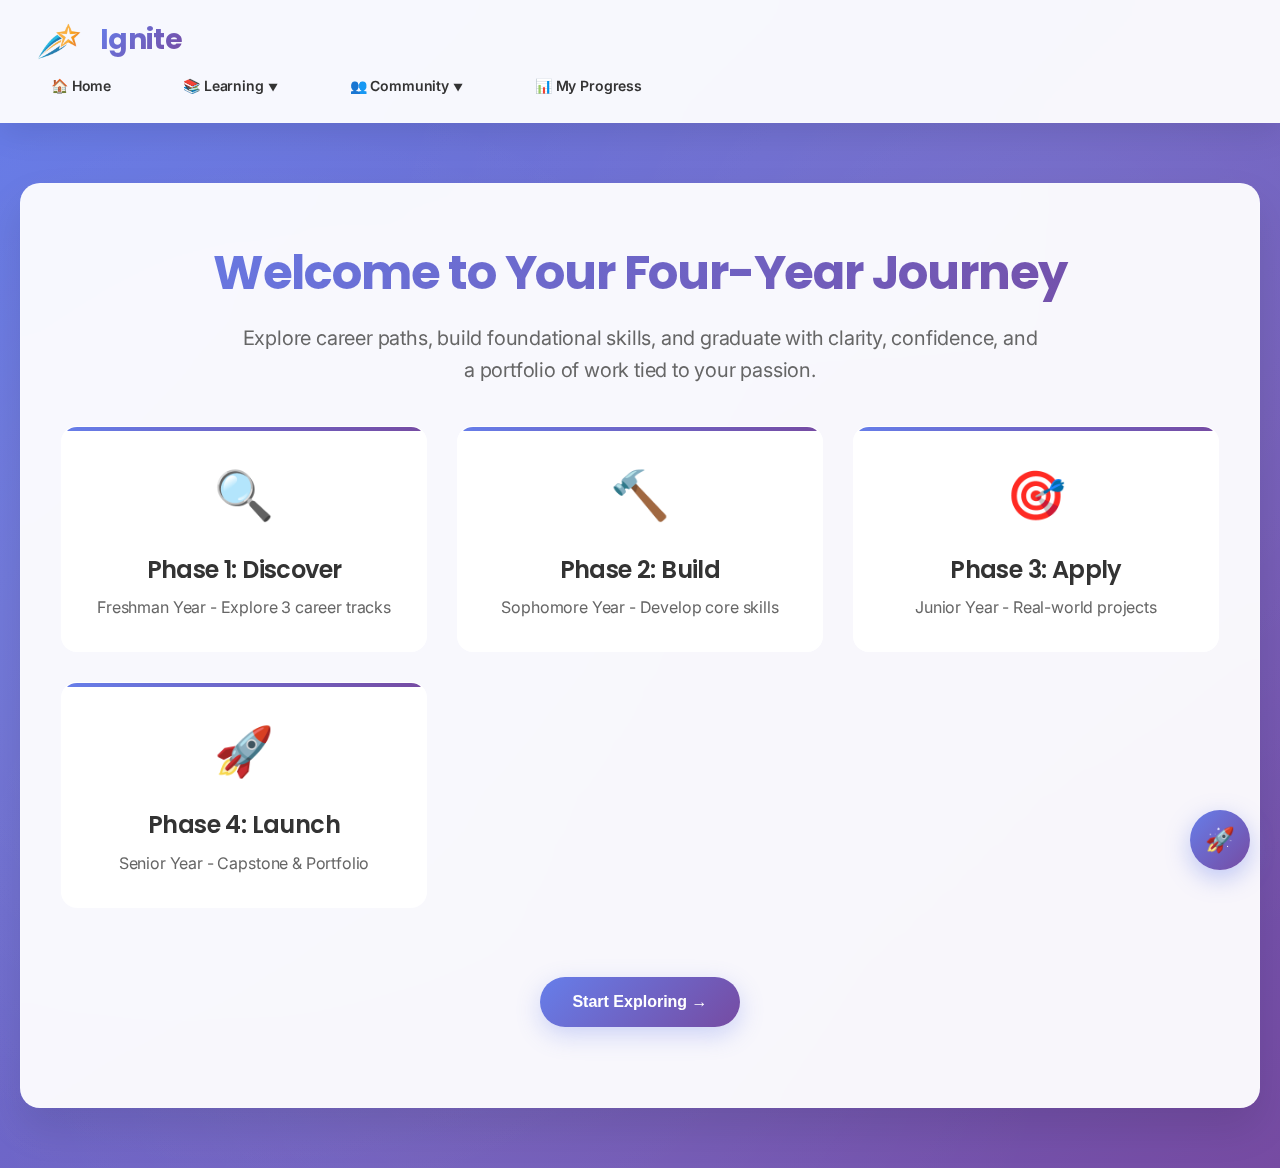
<file: index.html>
<!DOCTYPE html>
<html lang="en">
<head>
    <meta charset="UTF-8">
    <meta name="viewport" content="width=device-width, initial-scale=1.0">
    <title>Ignite - Interactive Web Portal</title>
    <link rel="preconnect" href="https://fonts.googleapis.com">
    <link rel="preconnect" href="https://fonts.gstatic.com" crossorigin>
    <link href="https://fonts.googleapis.com/css2?family=Inter:wght@300;400;500;600;700;800&family=Poppins:wght@300;400;500;600;700;800&display=swap" rel="stylesheet">
    <link rel="stylesheet" href="styles.css">
</head>
<body>
    <header>
        <nav class="navbar">
            <div class="nav-brand">
                <img src="logo.png" alt="Ignite" class="logo">
                <h1>Ignite</h1>
            </div>
            <ul class="nav-links">
                <li><a href="#home" onclick="showSection('home')">🏠 Home</a></li>
                
                <li class="dropdown">
                    <a href="#" class="dropdown-toggle">📚 Learning <span class="dropdown-arrow">▼</span></a>
                    <ul class="dropdown-menu">
                        <li><a href="javascript:void(0)" onclick="window.location.href='modules.html'">🎯 Explore Tracks</a></li>
                        <li><a href="#quiz" onclick="showSection('quiz')">🧠 Career Quiz</a></li>
                        <li><a href="#ai-assistant" onclick="showSection('ai-assistant')">🤖 AI Assistant</a></li>
                    </ul>
                </li>
                
                <li class="dropdown">
                    <a href="#" class="dropdown-toggle">👥 Community <span class="dropdown-arrow">▼</span></a>
                    <ul class="dropdown-menu">
                        <li><a href="#mentors" onclick="showSection('mentors')">💡 Mentor Stories</a></li>
                        <li><a href="#digital-hub" onclick="showSection('digital-hub')">🎮 Digital Hub</a></li>
                    </ul>
                </li>
                
                <li><a href="#progress" onclick="showSection('progress')">📊 My Progress</a></li>
            </ul>
        </nav>
    </header>

    <main>
        <!-- Home Section -->
        <section id="home" class="section active">
            <div class="hero">
                <h2>Welcome to Your Four-Year Journey</h2>
                <p>Explore career paths, build foundational skills, and graduate with clarity, confidence, and a portfolio of work tied to your passion.</p>
                
                <div class="phase-overview">
                    <div class="phase-card">
                        <div class="phase-icon">🔍</div>
                        <h3>Phase 1: Discover</h3>
                        <p>Freshman Year - Explore 3 career tracks</p>
                    </div>
                    <div class="phase-card">
                        <div class="phase-icon">🔨</div>
                        <h3>Phase 2: Build</h3>
                        <p>Sophomore Year - Develop core skills</p>
                    </div>
                    <div class="phase-card">
                        <div class="phase-icon">🎯</div>
                        <h3>Phase 3: Apply</h3>
                        <p>Junior Year - Real-world projects</p>
                    </div>
                    <div class="phase-card">
                        <div class="phase-icon">🚀</div>
                        <h3>Phase 4: Launch</h3>
                        <p>Senior Year - Capstone & Portfolio</p>
                    </div>
                </div>
                
                <div class="cta-container">
                    <a href="modules.html"><button class="cta-button">Start Exploring →</button></a>
                </div>
            </div>
        </section>

        <!-- Mini Modules Section -->
        <section id="modules" class="section">
            <h2>🎯 Explore Your Career Tracks</h2>
            <p>Choose a track to start your journey. Complete mini-projects in each area to earn your Bronze Badge!</p>
            
            <div class="tracks-container">
                <div class="track-card" onclick="selectTrack('stem')">
                    <div class="track-icon">🔬</div>
                    <h3>STEM & Innovation</h3>
                    <p>Coding, robotics, engineering, data science, and cutting-edge technology</p>
                    <div class="track-modules">
                        <span class="module-tag">🤖 Robotics Basics</span>
                        <span class="module-tag">💻 Intro to Coding</span>
                        <span class="module-tag">📊 Data Science</span>
                    </div>
                    <button class="track-button">Explore STEM →</button>
                </div>
                
                <div class="track-card" onclick="selectTrack('arts')">
                    <div class="track-icon">🎨</div>
                    <h3>Arts, Design & Communication</h3>
                    <p>Creative storytelling, digital design, podcasting, and media production</p>
                    <div class="track-modules">
                        <span class="module-tag">🎙️ Podcasting 101</span>
                        <span class="module-tag">🎬 Video Production</span>
                        <span class="module-tag">✏️ Graphic Design</span>
                    </div>
                    <button class="track-button">Explore Arts →</button>
                </div>
                
                <div class="track-card" onclick="selectTrack('leadership')">
                    <div class="track-icon">🌍</div>
                    <h3>Social Change & Leadership</h3>
                    <p>Policy-making, community organizing, social impact, and civic engagement</p>
                    <div class="track-modules">
                        <span class="module-tag">📝 Policy Writing</span>
                        <span class="module-tag">🤝 Community Service</span>
                        <span class="module-tag">🗳️ Civic Engagement</span>
                    </div>
                    <button class="track-button">Explore Leadership →</button>
                </div>
            </div>
        </section>

        <!-- Career Quiz Section -->
        <section id="quiz" class="section">
            <div class="hero">
                <h2>🧠 Career Interest Quiz</h2>
                <p>Discover career paths that match your passions and interests through our comprehensive assessment.</p>
            </div>
            
            <!-- Quiz Welcome -->
            <div id="career-quiz-welcome" class="career-quiz-section">
                <div class="quiz-intro-card">
                    <h3>Welcome to Your Career Discovery Journey!</h3>
                    <p>This comprehensive quiz will help you discover career paths that align with your interests. You'll answer questions across various categories and receive personalized career recommendations.</p>
                    
                    <div class="quiz-scale-info">
                        <h4>Rating Scale:</h4>
                        <div class="scale-labels">
                            <span class="scale-item">1 = Strongly Disagree</span>
                            <span class="scale-item">3 = Neutral</span>
                            <span class="scale-item">5 = Strongly Agree</span>
                        </div>
                    </div>
                    
                    <button id="start-career-quiz-btn" class="cta-button">Start Career Quiz</button>
                </div>
            </div>

            <!-- Quiz Form -->
            <div id="career-quiz-form-container" class="quiz-form-container hidden">
                <div class="quiz-progress-section">
                    <div class="progress-bar-container">
                        <div class="progress-bar">
                            <div id="quiz-progress-fill" class="progress-fill" style="width: 0%"></div>
                        </div>
                        <p class="progress-text">Question <span id="current-question-num">1</span> of <span id="total-questions-num">20</span></p>
                    </div>
                </div>
                
                <form id="career-quiz-form">
                    <div id="quiz-questions-container" class="quiz-questions">
                        <!-- Questions will be dynamically inserted here -->
                    </div>
                    
                    <div class="quiz-navigation">
                        <button type="button" id="prev-question" class="nav-button secondary" disabled>← Previous</button>
                        <button type="button" id="next-question" class="nav-button primary">Next →</button>
                        <button type="submit" id="submit-quiz" class="cta-button hidden">Get My Results 🎯</button>
                    </div>
                </form>
            </div>
            
            <!-- Quiz Results -->
            <div id="career-quiz-results" class="quiz-results-section hidden">
                <div class="results-header">
                    <h3>🎉 Your Personalized Career Recommendations</h3>
                    <p>Based on your responses, here are the career paths that best match your interests:</p>
                </div>
                
                <div id="quiz-results-cards" class="results-grid">
                    <!-- Results will be dynamically inserted here -->
                </div>
                
                <div class="quiz-actions">
                    <button id="restart-quiz" class="nav-button secondary">Take Quiz Again</button>
                    <a href="modules.html"><button class="cta-button">Explore Learning Modules →</button></a>
                </div>
                
                <div class="results-disclaimer">
                    <p><strong>Remember:</strong> This is just a guide! Explore these areas further, talk to people in these fields, and see what excites you the most. Your journey in high school is all about discovery!</p>
                </div>
            </div>
        </section>

        <!-- Mentor Stories Section -->
        <section id="mentors" class="section">
            <h2>💡 Mentor Stories</h2>
            <p>Learn from college students and professionals who've walked this path before you.</p>
            
            <div class="mentors-container">
                <div class="mentor-card">
                    <div class="mentor-avatar">👩‍💻</div>
                    <h3>Sarah Chen</h3>
                    <p class="mentor-title">Software Engineer at Google</p>
                    <p class="mentor-story">"I started coding in high school through a program just like this. The hands-on projects gave me confidence to pursue computer science in college."</p>
                    <button class="mentor-button">Watch Video 📹</button>
                </div>
                
                <div class="mentor-card">
                    <div class="mentor-avatar">🎬</div>
                    <h3>Marcus Johnson</h3>
                    <p class="mentor-title">Documentary Filmmaker</p>
                    <p class="mentor-story">"My passion for storytelling started with making short films about social issues in my community during junior year."</p>
                    <button class="mentor-button">Watch Video 📹</button>
                </div>
                
                <div class="mentor-card">
                    <div class="mentor-avatar">🌍</div>
                    <h3>Priya Patel</h3>
                    <p class="mentor-title">Policy Researcher</p>
                    <p class="mentor-story">"Leading volunteer projects in high school taught me how policy can create real change. Now I work on education reform."</p>
                    <button class="mentor-button">Watch Video 📹</button>
                </div>
            </div>
        </section>

        <!-- Progress Section -->
        <section id="progress" class="section">
            <h2>📊 Your Progress Dashboard</h2>
            <p>Track your journey through the Ignite program and see how far you've come!</p>
            
            <div class="progress-container">
                <div class="progress-stats">
                    <div class="stat-card">
                        <h3>🏆 Badges Earned</h3>
                        <div class="stat-number">2</div>
                        <p>Bronze Badge ✅<br>Silver Badge ⏳</p>
                    </div>
                    <div class="stat-card">
                        <h3>📚 Modules Completed</h3>
                        <div class="stat-number">7</div>
                        <p>Out of 12 total</p>
                    </div>
                    <div class="stat-card">
                        <h3>🎯 Current Phase</h3>
                        <div class="stat-number">2</div>
                        <p>Build Phase - Sophomore Year</p>
                    </div>
                </div>
                
                <div class="progress-bar-container">
                    <h4>Overall Progress</h4>
                    <div class="progress-bar">
                        <div class="progress-fill" style="width: 58%"></div>
                    </div>
                    <p>58% Complete - Keep going! 🚀</p>
                </div>
                
                <div class="upcoming-events">
                    <h4>🎪 Upcoming Events</h4>
                    <div class="event-item">
                        <span class="event-date">Mar 15</span>
                        <span class="event-title">Innovation Dinner with Tech Professionals</span>
                    </div>
                    <div class="event-item">
                        <span class="event-date">Apr 2</span>
                        <span class="event-title">Collaborative Project Workshop</span>
                    </div>
                </div>
            </div>
        </section>
        <!-- AI Assistant Section -->
        <section id="ai-assistant" class="section">
            <div class="ai-hero">
                <div class="ai-header">
                    <div class="ai-avatar">
                        <div class="ai-avatar-circle">
                            <span class="ai-icon">🤖</span>
                        </div>
                        <div class="ai-status">
                            <div class="status-dot"></div>
                            <span>AI Assistant Online</span>
                        </div>
                    </div>
                    <div class="ai-intro">
                        <h2>AI Project Assistant</h2>
                        <p>Transform your challenge statement into a structured project roadmap with personalized module recommendations</p>
                    </div>
                </div>
            </div>
            
            <div class="ai-interface">
                <div class="ai-input-section">
                    <div class="input-header">
                        <h3>📝 Your Challenge</h3>
                        <p>Describe your project idea, problem to solve, or learning goal</p>
                    </div>
                    <div class="input-container">
                        <textarea id="challenge-input" class="challenge-input" placeholder="Example: Create an app that helps students find study groups on campus..." rows="4"></textarea>
                        <div class="input-actions">
                            <div class="input-tips">
                                <span class="tip">💡 Tip: Be specific about your goals and target audience</span>
                            </div>
                            <button class="ai-submit-btn" onclick="processChallenge()">
                                <span class="btn-icon">✨</span>
                                Generate Plan
                            </button>
                        </div>
                    </div>
                </div>
                
                <div id="ai-response" class="ai-response-container">
                    <div class="response-placeholder">
                        <div class="placeholder-icon">🚀</div>
                        <h4>Ready to build something amazing?</h4>
                        <p>Enter your challenge above and I'll create a step-by-step project plan with learning modules tailored just for you.</p>
                        
                        <div class="example-challenges">
                            <h5>Try these examples:</h5>
                            <div class="challenge-examples">
                                <button class="example-btn" onclick="fillExample('Build a mobile app that connects volunteers with local nonprofits')">
                                    📱 Volunteer App
                                </button>
                                <button class="example-btn" onclick="fillExample('Create a podcast series about climate change solutions')">
                                    🎙️ Climate Podcast
                                </button>
                                <button class="example-btn" onclick="fillExample('Design a community garden project for my neighborhood')">
                                    🌱 Community Garden
                                </button>
                            </div>
                        </div>
                    </div>
                </div>
            </div>
        </section>

        <!-- Digital Hub Section -->
        <section id="digital-hub" class="section">
            <h2>🎮 The Digital Hub</h2>
            <p>Your gamified learning environment - a cross between Club Penguin and Canvas!</p>
            
            <!-- Avatar & Stats Bar -->
            <div class="hub-header">
                <div class="avatar-section">
                    <div class="student-avatar" id="student-avatar">👤</div>
                    <div class="avatar-info">
                        <h3>Alex Student</h3>
                        <p>Level 7 Explorer</p>
                        <button class="customize-btn" onclick="openAvatarCustomizer()">Customize Avatar</button>
                    </div>
                </div>
                
                <div class="coins-section">
                    <div class="coin-display">
                        <span class="coin-icon">🪙</span>
                        <span class="coin-count">1,250</span>
                        <span class="coin-label">Ignite Coins</span>
                    </div>
                </div>
            </div>

            <!-- Avatar Customizer Modal -->
            <div id="avatar-modal" class="modal" style="display: none;">
                <div class="modal-content">
                    <span class="close" onclick="closeAvatarCustomizer()">&times;</span>
                    <h3>Customize Your Avatar</h3>
                    <div class="avatar-options">
                        <div class="avatar-category">
                            <h4>Character Style</h4>
                            <div class="avatar-choices">
                                <button class="avatar-choice" onclick="setAvatar('👤')">👤</button>
                                <button class="avatar-choice" onclick="setAvatar('👨‍🎓')">👨‍🎓</button>
                                <button class="avatar-choice" onclick="setAvatar('👩‍🎓')">👩‍🎓</button>
                                <button class="avatar-choice" onclick="setAvatar('👨‍💻')">👨‍💻</button>
                                <button class="avatar-choice" onclick="setAvatar('👩‍💻')">👩‍💻</button>
                                <button class="avatar-choice" onclick="setAvatar('👨‍🔬')">👨‍🔬</button>
                                <button class="avatar-choice" onclick="setAvatar('👩‍🔬')">👩‍🔬</button>
                                <button class="avatar-choice" onclick="setAvatar('👨‍🎨')">👨‍🎨</button>
                                <button class="avatar-choice" onclick="setAvatar('👩‍🎨')">👩‍🎨</button>
                            </div>
                        </div>
                    </div>
                </div>
            </div>

            <!-- Hub Features Grid -->
            <div class="hub-features">
                <!-- Gamified Modules -->
                <div class="hub-feature">
                    <div class="feature-header">
                        <h3>🎯 Gamified Modules</h3>
                        <p>Earn coins by completing career-specific challenges!</p>
                    </div>
                    <div class="module-grid">
                        <div class="game-module">
                            <div class="module-icon">🤖</div>
                            <h4>Robotics Quest</h4>
                            <div class="module-progress">
                                <div class="progress-bar-small">
                                    <div class="progress-fill-small" style="width: 75%"></div>
                                </div>
                                <span>3/4 challenges</span>
                            </div>
                            <div class="module-reward">🪙 +50 coins</div>
                        </div>
                        
                        <div class="game-module">
                            <div class="module-icon">🎬</div>
                            <h4>Video Creator</h4>
                            <div class="module-progress">
                                <div class="progress-bar-small">
                                    <div class="progress-fill-small" style="width: 40%"></div>
                                </div>
                                <span>2/5 challenges</span>
                            </div>
                            <div class="module-reward">🪙 +75 coins</div>
                        </div>
                        
                        <div class="game-module">
                            <div class="module-icon">🌍</div>
                            <h4>Change Maker</h4>
                            <div class="module-progress">
                                <div class="progress-bar-small">
                                    <div class="progress-fill-small" style="width: 100%"></div>
                                </div>
                                <span>Completed! ✅</span>
                            </div>
                            <div class="module-reward">🪙 +100 coins earned</div>
                        </div>
                    </div>
                </div>

                <!-- AI Assistants -->
                <div class="hub-feature">
                    <div class="feature-header">
                        <h3>🤖 AI Assistants</h3>
                        <p>Get help with academics and wellness 24/7</p>
                    </div>
                    <div class="assistant-grid">
                        <div class="assistant-card" onclick="openChatBot('tutor')">
                            <div class="assistant-avatar">📚</div>
                            <h4>Study Buddy</h4>
                            <p>Academic help & research support</p>
                            <div class="assistant-status online">● Online</div>
                        </div>
                        
                        <div class="assistant-card" onclick="openChatBot('therapist')">
                            <div class="assistant-avatar">💚</div>
                            <h4>Wellness Coach</h4>
                            <p>Mental health support & stress relief</p>
                            <div class="assistant-status online">● Online</div>
                        </div>
                    </div>
                </div>

                <!-- Community Features -->
                <div class="hub-feature">
                    <div class="feature-header">
                        <h3>💬 Community Space</h3>
                        <p>Connect and collaborate with fellow students</p>
                    </div>
                    <div class="community-options">
                        <button class="community-btn" onclick="openForums()">📋 Discussion Forums</button>
                        <button class="community-btn" onclick="openMessaging()">💭 Private Messages</button>
                        <button class="community-btn" onclick="openCollabSpace()">🤝 Project Collaboration</button>
                    </div>
                    
                    <div class="recent-activity">
                        <h4>Recent Activity</h4>
                        <div class="activity-item">
                            <span class="activity-avatar">👩‍🎓</span>
                            <span class="activity-text">Maya shared a project in STEM Track</span>
                            <span class="activity-time">2h ago</span>
                        </div>
                        <div class="activity-item">
                            <span class="activity-avatar">👨‍🎨</span>
                            <span class="activity-text">Jordan started a new discussion in Arts Forum</span>
                            <span class="activity-time">4h ago</span>
                        </div>
                    </div>
                </div>
            </div>

            <!-- Chat Bot Modal -->
            <div id="chatbot-modal" class="modal" style="display: none;">
                <div class="modal-content chat-modal">
                    <div class="chat-header">
                        <h3 id="chat-title">AI Assistant</h3>
                        <span class="close" onclick="closeChatBot()">&times;</span>
                    </div>
                    <div class="chat-messages" id="chat-messages">
                        <!-- Chat messages will appear here -->
                    </div>
                    <div class="chat-input-container">
                        <input type="text" id="chat-input" placeholder="Type your message..." onkeypress="handleChatEnter(event)">
                        <button onclick="sendChatMessage()">Send</button>
                    </div>
                </div>
            </div>
        </section>
    </main>

    <script src="script.js"></script>
</body>
</html>
</file>
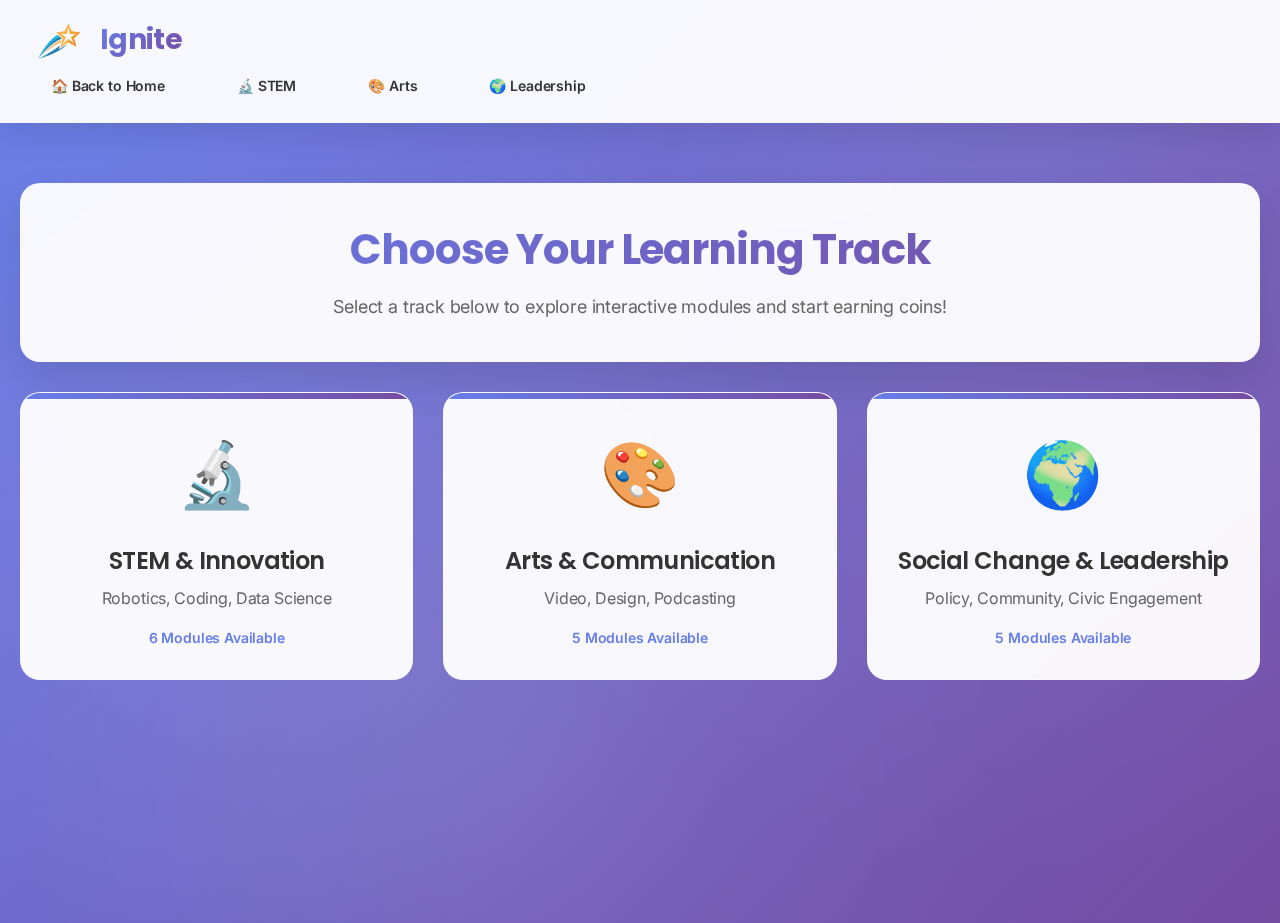
<file: modules.html>
<!DOCTYPE html>
<html lang="en">
<head>
    <meta charset="UTF-8">
    <meta name="viewport" content="width=device-width, initial-scale=1.0">
    <title>Ignite Modules - Interactive Learning</title>
    <link rel="preconnect" href="https://fonts.googleapis.com">
    <link rel="preconnect" href="https://fonts.gstatic.com" crossorigin>
    <link href="https://fonts.googleapis.com/css2?family=Inter:wght@300;400;500;600;700;800&family=Poppins:wght@300;400;500;600;700;800&display=swap" rel="stylesheet">
    <link rel="stylesheet" href="styles.css">
    <link rel="stylesheet" href="modules.css">
</head>
<body>
    <header>
        <nav class="navbar">
            <div class="nav-brand">
                <img src="logo.png" alt="Ignite" class="logo">
                <h1>Ignite</h1>
            </div>
            <ul class="nav-links">
                <li><a href="index.html">🏠 Back to Home</a></li>
                <li><a href="javascript:void(0)" onclick="showTrackModules('stem')">🔬 STEM</a></li>
                <li><a href="javascript:void(0)" onclick="showTrackModules('arts')">🎨 Arts</a></li>
                <li><a href="javascript:void(0)" onclick="showTrackModules('leadership')">🌍 Leadership</a></li>
            </ul>
        </nav>
    </header>

    <main>
        <!-- Module Selection Section -->
        <section id="module-selection" class="section active">
            <div class="module-hero">
                <h2>Choose Your Learning Track</h2>
                <p>Select a track below to explore interactive modules and start earning coins!</p>
            </div>

            <div class="track-selection">
                <div class="track-option" onclick="showTrackModules('stem')">
                    <div class="track-icon">🔬</div>
                    <h3>STEM & Innovation</h3>
                    <p>Robotics, Coding, Data Science</p>
                    <div class="module-count">6 Modules Available</div>
                </div>

                <div class="track-option" onclick="showTrackModules('arts')">
                    <div class="track-icon">🎨</div>
                    <h3>Arts & Communication</h3>
                    <p>Video, Design, Podcasting</p>
                    <div class="module-count">5 Modules Available</div>
                </div>

                <div class="track-option" onclick="showTrackModules('leadership')">
                    <div class="track-icon">🌍</div>
                    <h3>Social Change & Leadership</h3>
                    <p>Policy, Community, Civic Engagement</p>
                    <div class="module-count">5 Modules Available</div>
                </div>
            </div>
        </section>

        <!-- STEM Track Modules -->
        <section id="stem-modules" class="section track-modules">
            <div class="track-header">
                <button class="back-btn" onclick="showSection('module-selection')">← Back to Tracks</button>
                <h2>🔬 STEM & Innovation Modules</h2>
                <p>Build technical skills through hands-on projects and challenges</p>
            </div>

            <div class="modules-grid">
                <div class="module-card" onclick="openModule('robotics-basics')">
                    <div class="module-status completed">✅</div>
                    <div class="module-icon">🤖</div>
                    <h3>Robotics Basics</h3>
                    <p>Learn fundamental robotics concepts and build your first robot</p>
                    <div class="module-meta">
                        <span class="difficulty beginner">Beginner</span>
                        <span class="duration">2 hours</span>
                        <span class="coins">+100 🪙</span>
                    </div>
                    <div class="module-progress">
                        <div class="progress-bar-small">
                            <div class="progress-fill-small" style="width: 100%"></div>
                        </div>
                        <span>Completed!</span>
                    </div>
                </div>

                <div class="module-card" onclick="openModule('intro-coding')">
                    <div class="module-status in-progress">📚</div>
                    <div class="module-icon">💻</div>
                    <h3>Intro to Coding</h3>
                    <p>Start your programming journey with Python basics</p>
                    <div class="module-meta">
                        <span class="difficulty beginner">Beginner</span>
                        <span class="duration">3 hours</span>
                        <span class="coins">+150 🪙</span>
                    </div>
                    <div class="module-progress">
                        <div class="progress-bar-small">
                            <div class="progress-fill-small" style="width: 60%"></div>
                        </div>
                        <span>3/5 lessons</span>
                    </div>
                </div>

                <div class="module-card" onclick="openModule('data-science')">
                    <div class="module-status locked">🔒</div>
                    <div class="module-icon">📊</div>
                    <h3>Data Science Fundamentals</h3>
                    <p>Analyze data and create visualizations</p>
                    <div class="module-meta">
                        <span class="difficulty intermediate">Intermediate</span>
                        <span class="duration">4 hours</span>
                        <span class="coins">+200 🪙</span>
                    </div>
                    <div class="module-progress">
                        <span>Complete "Intro to Coding" to unlock</span>
                    </div>
                </div>

                <div class="module-card" onclick="openModule('web-development')">
                    <div class="module-status locked">🔒</div>
                    <div class="module-icon">🌐</div>
                    <h3>Web Development</h3>
                    <p>Build interactive websites with HTML, CSS, and JavaScript</p>
                    <div class="module-meta">
                        <span class="difficulty intermediate">Intermediate</span>
                        <span class="duration">5 hours</span>
                        <span class="coins">+250 🪙</span>
                    </div>
                    <div class="module-progress">
                        <span>Complete "Intro to Coding" to unlock</span>
                    </div>
                </div>

                <div class="module-card" onclick="openModule('ai-machine-learning')">
                    <div class="module-status locked">🔒</div>
                    <div class="module-icon">🧠</div>
                    <h3>AI & Machine Learning</h3>
                    <p>Explore artificial intelligence and build smart applications</p>
                    <div class="module-meta">
                        <span class="difficulty advanced">Advanced</span>
                        <span class="duration">6 hours</span>
                        <span class="coins">+300 🪙</span>
                    </div>
                    <div class="module-progress">
                        <span>Complete "Data Science" to unlock</span>
                    </div>
                </div>

                <div class="module-card" onclick="openModule('capstone-project')">
                    <div class="module-status locked">🔒</div>
                    <div class="module-icon">🚀</div>
                    <h3>STEM Capstone Project</h3>
                    <p>Apply everything you've learned in a final project</p>
                    <div class="module-meta">
                        <span class="difficulty advanced">Advanced</span>
                        <span class="duration">8 hours</span>
                        <span class="coins">+500 🪙</span>
                    </div>
                    <div class="module-progress">
                        <span>Complete all previous modules to unlock</span>
                    </div>
                </div>
            </div>
        </section>

        <!-- Arts Track Modules -->
        <section id="arts-modules" class="section track-modules">
            <div class="track-header">
                <button class="back-btn" onclick="showSection('module-selection')">← Back to Tracks</button>
                <h2>🎨 Arts & Communication Modules</h2>
                <p>Express creativity through digital media and storytelling</p>
            </div>

            <div class="modules-grid">
                <div class="module-card" onclick="openModule('graphic-design')">
                    <div class="module-status available">▶️</div>
                    <div class="module-icon">✏️</div>
                    <h3>Graphic Design Basics</h3>
                    <p>Learn design principles and create stunning visuals</p>
                    <div class="module-meta">
                        <span class="difficulty beginner">Beginner</span>
                        <span class="duration">3 hours</span>
                        <span class="coins">+120 🪙</span>
                    </div>
                    <div class="module-progress">
                        <span>Ready to start!</span>
                    </div>
                </div>

                <div class="module-card" onclick="openModule('video-production')">
                    <div class="module-status available">▶️</div>
                    <div class="module-icon">🎬</div>
                    <h3>Video Production</h3>
                    <p>Film, edit, and produce professional videos</p>
                    <div class="module-meta">
                        <span class="difficulty beginner">Beginner</span>
                        <span class="duration">4 hours</span>
                        <span class="coins">+150 🪙</span>
                    </div>
                    <div class="module-progress">
                        <span>Ready to start!</span>
                    </div>
                </div>

                <div class="module-card" onclick="openModule('podcasting')">
                    <div class="module-status available">▶️</div>
                    <div class="module-icon">🎙️</div>
                    <h3>Podcasting 101</h3>
                    <p>Create engaging audio content and storytelling</p>
                    <div class="module-meta">
                        <span class="difficulty beginner">Beginner</span>
                        <span class="duration">3 hours</span>
                        <span class="coins">+130 🪙</span>
                    </div>
                    <div class="module-progress">
                        <span>Ready to start!</span>
                    </div>
                </div>

                <div class="module-card" onclick="openModule('digital-storytelling')">
                    <div class="module-status locked">🔒</div>
                    <div class="module-icon">📖</div>
                    <h3>Digital Storytelling</h3>
                    <p>Combine multiple media to tell compelling stories</p>
                    <div class="module-meta">
                        <span class="difficulty intermediate">Intermediate</span>
                        <span class="duration">4 hours</span>
                        <span class="coins">+200 🪙</span>
                    </div>
                    <div class="module-progress">
                        <span>Complete 2 beginner modules to unlock</span>
                    </div>
                </div>

                <div class="module-card" onclick="openModule('arts-capstone')">
                    <div class="module-status locked">🔒</div>
                    <div class="module-icon">🎭</div>
                    <h3>Creative Portfolio Project</h3>
                    <p>Showcase your creative work in a professional portfolio</p>
                    <div class="module-meta">
                        <span class="difficulty advanced">Advanced</span>
                        <span class="duration">6 hours</span>
                        <span class="coins">+400 🪙</span>
                    </div>
                    <div class="module-progress">
                        <span>Complete all previous modules to unlock</span>
                    </div>
                </div>
            </div>
        </section>

        <!-- Leadership Track Modules -->
        <section id="leadership-modules" class="section track-modules">
            <div class="track-header">
                <button class="back-btn" onclick="showSection('module-selection')">← Back to Tracks</button>
                <h2>🌍 Social Change & Leadership Modules</h2>
                <p>Develop leadership skills and create positive impact</p>
            </div>

            <div class="modules-grid">
                <div class="module-card" onclick="openModule('community-organizing')">
                    <div class="module-status available">▶️</div>
                    <div class="module-icon">🤝</div>
                    <h3>Community Organizing</h3>
                    <p>Learn to mobilize people for positive change</p>
                    <div class="module-meta">
                        <span class="difficulty beginner">Beginner</span>
                        <span class="duration">3 hours</span>
                        <span class="coins">+140 🪙</span>
                    </div>
                    <div class="module-progress">
                        <span>Ready to start!</span>
                    </div>
                </div>

                <div class="module-card" onclick="openModule('policy-writing')">
                    <div class="module-status available">▶️</div>
                    <div class="module-icon">📝</div>
                    <h3>Policy Writing</h3>
                    <p>Draft effective policies that create change</p>
                    <div class="module-meta">
                        <span class="difficulty intermediate">Intermediate</span>
                        <span class="duration">4 hours</span>
                        <span class="coins">+180 🪙</span>
                    </div>
                    <div class="module-progress">
                        <span>Ready to start!</span>
                    </div>
                </div>

                <div class="module-card" onclick="openModule('civic-engagement')">
                    <div class="module-status available">▶️</div>
                    <div class="module-icon">🗳️</div>
                    <h3>Civic Engagement</h3>
                    <p>Understand government and democratic participation</p>
                    <div class="module-meta">
                        <span class="difficulty beginner">Beginner</span>
                        <span class="duration">3 hours</span>
                        <span class="coins">+130 🪙</span>
                    </div>
                    <div class="module-progress">
                        <span>Ready to start!</span>
                    </div>
                </div>

                <div class="module-card" onclick="openModule('impact-measurement')">
                    <div class="module-status locked">🔒</div>
                    <div class="module-icon">📊</div>
                    <h3>Impact Measurement</h3>
                    <p>Track and evaluate social change initiatives</p>
                    <div class="module-meta">
                        <span class="difficulty intermediate">Intermediate</span>
                        <span class="duration">4 hours</span>
                        <span class="coins">+200 🪙</span>
                    </div>
                    <div class="module-progress">
                        <span>Complete 2 beginner modules to unlock</span>
                    </div>
                </div>

                <div class="module-card" onclick="openModule('leadership-capstone')">
                    <div class="module-status locked">🔒</div>
                    <div class="module-icon">👑</div>
                    <h3>Leadership Project</h3>
                    <p>Lead a real community initiative from start to finish</p>
                    <div class="module-meta">
                        <span class="difficulty advanced">Advanced</span>
                        <span class="duration">8 hours</span>
                        <span class="coins">+500 🪙</span>
                    </div>
                    <div class="module-progress">
                        <span>Complete all previous modules to unlock</span>
                    </div>
                </div>
            </div>
        </section>

        <!-- Individual Module Content -->
        <section id="module-content" class="section">
            <div class="module-header">
                <button class="back-btn" onclick="backToModules()">← Back to Modules</button>
                <div class="module-title">
                    <h2 id="current-module-title">Module Title</h2>
                    <p id="current-module-description">Module description will appear here</p>
                </div>
                <div class="module-coins">
                    <span id="module-coins-reward">+0 🪙</span>
                </div>
            </div>

            <div class="module-content-area">
                <div class="lesson-sidebar">
                    <h3>Lessons</h3>
                    <ul id="lesson-list">
                        <!-- Lessons will be populated here -->
                    </ul>
                </div>

                <div class="lesson-content">
                    <div id="lesson-area">
                        <!-- Current lesson content will appear here -->
                    </div>
                    
                    <div class="lesson-navigation">
                        <button id="prev-lesson" onclick="previousLesson()" disabled>← Previous</button>
                        <button id="next-lesson" onclick="nextLesson()">Next →</button>
                        <button id="complete-lesson" onclick="completeLesson()" style="display: none;">Complete Lesson ✅</button>
                    </div>
                </div>
            </div>
        </section>
    </main>

    <script src="modules-fixed.js"></script>
</body>
</html>
</file>
<file: modules.css>
/* Module Page Specific Styles */

.module-hero {
    text-align: center;
    padding: 40px 20px;
    background: rgba(255, 255, 255, 0.95);
    backdrop-filter: blur(20px);
    border-radius: 20px;
    margin: 20px 0;
    box-shadow: 0 20px 40px rgba(0, 0, 0, 0.1);
}

.module-hero h2 {
    font-size: 42px;
    font-weight: 700;
    background: linear-gradient(135deg, #667eea, #764ba2);
    -webkit-background-clip: text;
    -webkit-text-fill-color: transparent;
    background-clip: text;
    margin: 0 0 15px 0;
}

.module-hero p {
    font-size: 18px;
    color: #666;
    margin: 0;
}

/* Track Selection */
.track-selection {
    display: grid;
    grid-template-columns: repeat(auto-fit, minmax(300px, 1fr));
    gap: 30px;
    margin-top: 30px;
}

.track-option {
    background: rgba(255, 255, 255, 0.95);
    backdrop-filter: blur(20px);
    border: 1px solid rgba(255, 255, 255, 0.2);
    border-radius: 20px;
    padding: 30px;
    text-align: center;
    cursor: pointer;
    transition: all 0.3s ease;
    position: relative;
    overflow: hidden;
}

.track-option::before {
    content: '';
    position: absolute;
    top: 0;
    left: 0;
    right: 0;
    height: 6px;
    background: linear-gradient(135deg, #667eea, #764ba2);
}

.track-option:hover {
    transform: translateY(-4px);
    box-shadow: 0 12px 25px rgba(102, 126, 234, 0.2);
}

.track-option .track-icon {
    font-size: 64px;
    margin-bottom: 20px;
    display: block;
}

.track-option h3 {
    font-size: 24px;
    font-weight: 600;
    color: #333;
    margin: 0 0 10px 0;
}

.track-option p {
    color: #666;
    margin: 0 0 15px 0;
}

.module-count {
    color: #667eea;
    font-weight: 600;
    font-size: 14px;
}

/* Track Headers */
.track-header {
    text-align: center;
    margin-bottom: 40px;
}

.back-btn {
    background: rgba(255, 255, 255, 0.9);
    border: 1px solid rgba(102, 126, 234, 0.3);
    color: #667eea;
    padding: 10px 20px;
    border-radius: 25px;
    cursor: pointer;
    font-weight: 600;
    transition: all 0.3s ease;
    margin-bottom: 20px;
}

.back-btn:hover {
    background: #667eea;
    color: white;
    transform: translateY(-1px);
    box-shadow: 0 4px 12px rgba(102, 126, 234, 0.2);
}

.track-header h2 {
    font-size: 36px;
    font-weight: 700;
    color: #333;
    margin: 0 0 10px 0;
}

.track-header p {
    font-size: 18px;
    color: #555;
    margin: 0;
}

/* Module Cards Grid */
.modules-grid {
    display: grid;
    grid-template-columns: repeat(auto-fit, minmax(350px, 1fr));
    gap: 25px;
    margin-top: 30px;
}

.module-card {
    background: rgba(255, 255, 255, 0.95);
    backdrop-filter: blur(20px);
    border: 1px solid rgba(255, 255, 255, 0.2);
    border-radius: 16px;
    padding: 25px;
    cursor: pointer;
    transition: all 0.3s ease;
    position: relative;
    overflow: hidden;
}

.module-card:hover {
    transform: translateY(-3px);
    box-shadow: 0 8px 20px rgba(102, 126, 234, 0.15);
}

.module-status {
    position: absolute;
    top: 15px;
    right: 15px;
    font-size: 20px;
    padding: 5px 10px;
    border-radius: 20px;
    font-weight: bold;
}

.module-status.completed {
    background: rgba(76, 175, 80, 0.1);
    color: #4caf50;
}

.module-status.in-progress {
    background: rgba(255, 152, 0, 0.1);
    color: #ff9800;
}

.module-status.available {
    background: rgba(102, 126, 234, 0.1);
    color: #667eea;
}

.module-status.locked {
    background: rgba(158, 158, 158, 0.1);
    color: #9e9e9e;
}

.module-icon {
    font-size: 48px;
    margin-bottom: 15px;
    display: block;
}

.module-card h3 {
    font-size: 22px;
    font-weight: 600;
    color: #333;
    margin: 0 0 10px 0;
}

.module-card p {
    color: #666;
    line-height: 1.5;
    margin: 0 0 15px 0;
}

.module-meta {
    display: flex;
    gap: 10px;
    flex-wrap: wrap;
    margin-bottom: 15px;
}

.module-meta span {
    padding: 4px 12px;
    border-radius: 15px;
    font-size: 12px;
    font-weight: 600;
}

.difficulty.beginner {
    background: rgba(76, 175, 80, 0.1);
    color: #4caf50;
}

.difficulty.intermediate {
    background: rgba(255, 152, 0, 0.1);
    color: #ff9800;
}

.difficulty.advanced {
    background: rgba(244, 67, 54, 0.1);
    color: #f44336;
}

.duration {
    background: rgba(102, 126, 234, 0.1);
    color: #667eea;
}

.coins {
    background: rgba(243, 156, 18, 0.1);
    color: #f39c12;
}

.module-progress {
    margin-top: 15px;
}

.module-progress span {
    font-size: 14px;
    color: #666;
    font-weight: 500;
}

/* Individual Module Content */
.module-header {
    display: flex;
    align-items: center;
    justify-content: space-between;
    background: rgba(255, 255, 255, 0.95);
    backdrop-filter: blur(20px);
    border-radius: 16px;
    padding: 25px;
    margin-bottom: 30px;
    box-shadow: 0 10px 30px rgba(0, 0, 0, 0.1);
}

.module-title h2 {
    font-size: 28px;
    font-weight: 600;
    color: #333;
    margin: 0 0 5px 0;
}

.module-title p {
    color: #666;
    margin: 0;
}

.module-coins {
    font-size: 24px;
    font-weight: 700;
    color: #f39c12;
}

.module-content-area {
    display: grid;
    grid-template-columns: 250px 1fr;
    gap: 30px;
    background: rgba(255, 255, 255, 0.95);
    backdrop-filter: blur(20px);
    border-radius: 16px;
    padding: 30px;
    box-shadow: 0 10px 30px rgba(0, 0, 0, 0.1);
}

.lesson-sidebar {
    border-right: 1px solid rgba(102, 126, 234, 0.2);
    padding-right: 30px;
}

.lesson-sidebar h3 {
    font-size: 18px;
    font-weight: 600;
    color: #333;
    margin: 0 0 20px 0;
}

.lesson-sidebar ul {
    list-style: none;
    padding: 0;
    margin: 0;
}

.lesson-sidebar li {
    margin-bottom: 10px;
}

.lesson-sidebar a {
    display: block;
    padding: 10px 15px;
    color: #666;
    text-decoration: none;
    border-radius: 8px;
    transition: all 0.3s ease;
    font-weight: 500;
}

.lesson-sidebar a:hover,
.lesson-sidebar a.active {
    background: linear-gradient(135deg, #667eea, #764ba2);
    color: white;
    transform: translateX(5px);
}

.lesson-sidebar a.completed {
    color: #4caf50;
}

.lesson-sidebar a.completed::after {
    content: ' ✅';
}

.lesson-content {
    flex: 1;
}

#lesson-area {
    background: rgba(248, 249, 250, 0.8);
    border-radius: 12px;
    padding: 30px;
    margin-bottom: 20px;
    min-height: 400px;
}

.lesson-navigation {
    display: flex;
    justify-content: space-between;
    align-items: center;
}

.lesson-navigation button {
    padding: 12px 24px;
    border: none;
    border-radius: 25px;
    cursor: pointer;
    font-weight: 600;
    transition: all 0.3s ease;
}

#prev-lesson {
    background: rgba(102, 126, 234, 0.1);
    color: #667eea;
}

#next-lesson {
    background: linear-gradient(135deg, #667eea, #764ba2);
    color: white;
}

#complete-lesson {
    background: linear-gradient(135deg, #4caf50, #45a049);
    color: white;
}

.lesson-navigation button:hover:not(:disabled) {
    transform: translateY(-2px);
    box-shadow: 0 8px 20px rgba(102, 126, 234, 0.3);
}

.lesson-navigation button:disabled {
    opacity: 0.5;
    cursor: not-allowed;
    transform: none;
}

/* Lesson Content Styles */
.lesson-content-block {
    margin-bottom: 30px;
}

.lesson-content-block h3 {
    font-size: 24px;
    font-weight: 600;
    color: #333;
    margin: 0 0 15px 0;
}

.lesson-content-block h4 {
    font-size: 20px;
    font-weight: 600;
    color: #667eea;
    margin: 20px 0 10px 0;
}

.lesson-content-block p {
    color: #666;
    line-height: 1.6;
    margin: 0 0 15px 0;
}

.lesson-content-block ul,
.lesson-content-block ol {
    color: #666;
    line-height: 1.6;
    margin: 0 0 15px 20px;
}

.code-block {
    background: #2d3748;
    color: #e2e8f0;
    padding: 20px;
    border-radius: 8px;
    font-family: 'Courier New', monospace;
    margin: 15px 0;
    overflow-x: auto;
}

.interactive-element {
    background: rgba(102, 126, 234, 0.1);
    border: 2px solid #667eea;
    border-radius: 12px;
    padding: 20px;
    margin: 20px 0;
}

.interactive-element h4 {
    color: #667eea;
    margin: 0 0 15px 0;
}

.quiz-question {
    background: rgba(255, 255, 255, 0.9);
    border-radius: 12px;
    padding: 20px;
    margin: 20px 0;
    box-shadow: 0 5px 15px rgba(0, 0, 0, 0.1);
}

.quiz-options {
    display: grid;
    gap: 10px;
    margin-top: 15px;
}

.quiz-option {
    padding: 12px 20px;
    background: rgba(102, 126, 234, 0.1);
    border: 2px solid transparent;
    border-radius: 8px;
    cursor: pointer;
    transition: all 0.3s ease;
    text-align: left;
}

.quiz-option:hover {
    border-color: #667eea;
    background: rgba(102, 126, 234, 0.2);
}

.quiz-option.correct {
    background: rgba(76, 175, 80, 0.2);
    border-color: #4caf50;
}

.quiz-option.incorrect {
    background: rgba(244, 67, 54, 0.2);
    border-color: #f44336;
}

/* Responsive Design */
@media (max-width: 768px) {
    .modules-grid {
        grid-template-columns: 1fr;
    }
    
    .module-content-area {
        grid-template-columns: 1fr;
    }
    
    .lesson-sidebar {
        border-right: none;
        border-bottom: 1px solid rgba(102, 126, 234, 0.2);
        padding-right: 0;
        padding-bottom: 20px;
        margin-bottom: 20px;
    }
    
    .module-header {
        flex-direction: column;
        text-align: center;
        gap: 15px;
    }
}
</file>
<file: styles.css>
/* Modern CSS Reset & Base Styles */
* {
    margin: 0;
    padding: 0;
    box-sizing: border-box;
}

body {
    font-family: 'Inter', -apple-system, BlinkMacSystemFont, 'Segoe UI', Roboto, Oxygen, Ubuntu, Cantarell, sans-serif;
    background: linear-gradient(135deg, #667eea 0%, #764ba2 100%);
    min-height: 100vh;
    line-height: 1.6;
    color: #ffffff;
    font-weight: 400;
    letter-spacing: -0.01em;
    -webkit-font-smoothing: antialiased;
    -moz-osx-font-smoothing: grayscale;
}

/* Typography Hierarchy */
h1, h2, h3, h4, h5, h6 {
    font-family: 'Poppins', 'Inter', -apple-system, BlinkMacSystemFont, sans-serif;
    font-weight: 600;
    letter-spacing: -0.025em;
    line-height: 1.3;
}

h1 {
    font-size: clamp(28px, 4vw, 48px);
    font-weight: 700;
}

h2 {
    font-size: clamp(24px, 3vw, 36px);
    font-weight: 600;
}

h3 {
    font-size: clamp(20px, 2.5vw, 28px);
    font-weight: 600;
}

h4 {
    font-size: clamp(18px, 2vw, 24px);
    font-weight: 600;
}

p, span, a {
    font-family: 'Inter', -apple-system, BlinkMacSystemFont, sans-serif;
    font-weight: 400;
    letter-spacing: -0.01em;
}

/* Modern Navigation */
.navbar {
    background: rgba(255, 255, 255, 0.95);
    backdrop-filter: blur(20px);
    -webkit-backdrop-filter: blur(20px);
    box-shadow: 0 8px 32px rgba(0, 0, 0, 0.1);
    padding: 15px 30px;
    position: sticky;
    top: 0;
    z-index: 100;
    border-bottom: 1px solid rgba(255, 255, 255, 0.2);
}

.nav-brand {
    display: flex;
    align-items: center;
    gap: 15px;
}

.logo {
    height: 50px;
    width: auto;
    object-fit: contain;
}


.nav-brand h1 {
    background: linear-gradient(135deg, #667eea, #764ba2);
    -webkit-background-clip: text;
    -webkit-text-fill-color: transparent;
    background-clip: text;
    font-size: 28px;
    font-weight: 700;
    margin: 0;
}

.nav-brand p {
    color: #666;
    font-size: 14px;
    margin: 0;
    font-weight: 500;
}

.nav-links {
    list-style: none;
    display: flex;
    gap: 30px;
    align-items: center;
}

.nav-links a {
    color: #333;
    text-decoration: none;
    font-weight: 600;
    font-size: 14px;
    padding: 10px 18px;
    border-radius: 25px;
    transition: all 0.2s ease;
    margin: 0 3px;
    display: inline-block;
    background-color: transparent;
}

.nav-links a:hover {
    background-color: #667eea;
    color: white;
}

/* Dropdown Menu Styles */
.dropdown {
    position: relative;
}

.dropdown-toggle {
    display: flex;
    align-items: center;
    gap: 5px;
    cursor: pointer;
}

.dropdown-arrow {
    font-size: 10px;
    transition: transform 0.3s ease;
}

.dropdown:hover .dropdown-arrow {
    transform: rotate(180deg);
}

.dropdown-menu {
    position: absolute;
    top: 100%;
    left: 0;
    background: rgba(255, 255, 255, 0.98);
    backdrop-filter: blur(20px);
    -webkit-backdrop-filter: blur(20px);
    min-width: 220px;
    border-radius: 12px;
    box-shadow: 0 10px 30px rgba(0, 0, 0, 0.15);
    border: 1px solid rgba(255, 255, 255, 0.3);
    opacity: 0;
    visibility: hidden;
    transform: translateY(-10px);
    transition: all 0.3s ease;
    z-index: 1000;
    list-style: none;
    padding: 8px 0;
    margin: 8px 0;
}

.dropdown:hover .dropdown-menu {
    opacity: 1;
    visibility: visible;
    transform: translateY(0);
}

.dropdown-menu li {
    margin: 0;
}

.dropdown-menu a {
    display: block;
    padding: 12px 20px;
    color: #333;
    text-decoration: none;
    font-weight: 500;
    font-size: 14px;
    border-radius: 8px;
    margin: 2px 8px;
    transition: all 0.2s ease;
    position: relative;
    overflow: hidden;
}

.dropdown-menu a:hover {
    background: linear-gradient(135deg, #667eea, #764ba2);
    color: white;
    transform: translateX(5px);
    box-shadow: 0 4px 15px rgba(102, 126, 234, 0.3);
}

.dropdown-menu a::before {
    content: '';
    position: absolute;
    left: 0;
    top: 0;
    width: 3px;
    height: 100%;
    background: linear-gradient(135deg, #667eea, #764ba2);
    transform: scaleY(0);
    transition: transform 0.2s ease;
}

.dropdown-menu a:hover::before {
    transform: scaleY(1);
}

/* Mobile Responsive Dropdown */
@media (max-width: 768px) {
    .nav-links {
        flex-direction: column;
        gap: 10px;
    }
    
    .dropdown-menu {
        position: static;
        opacity: 1;
        visibility: visible;
        transform: none;
        box-shadow: inset 0 0 10px rgba(0, 0, 0, 0.1);
        margin: 5px 0;
        background: rgba(240, 240, 240, 0.9);
    }
    
    .dropdown:hover .dropdown-menu {
        display: block;
    }
}

/* Modern Section Layouts */
.section {
    padding: 40px 20px;
    display: none;
    min-height: calc(100vh - 100px);
    max-width: 1400px;
    margin: 0 auto;
    position: relative;
    overflow: hidden;
}

.section.active {
    display: block;
    animation: fadeInUp 0.6s ease-out;
}

/* Floating Particles Background */
.section::before {
    content: '';
    position: absolute;
    top: 0;
    left: 0;
    width: 100%;
    height: 100%;
    background: radial-gradient(circle at 20% 50%, rgba(255, 255, 255, 0.1) 0%, transparent 50%),
                radial-gradient(circle at 80% 20%, rgba(255, 255, 255, 0.08) 0%, transparent 50%),
                radial-gradient(circle at 40% 80%, rgba(255, 255, 255, 0.06) 0%, transparent 50%);
    animation: floatingParticles 20s ease-in-out infinite;
    pointer-events: none;
    z-index: -1;
}

@keyframes floatingParticles {
    0%, 100% {
        transform: translateY(0px) rotate(0deg);
        opacity: 0.5;
    }
    50% {
        transform: translateY(-20px) rotate(180deg);
        opacity: 0.8;
    }
}

/* Section headings visible on purple background */
.section > h2 {
    color: #ffffff;
    text-align: center;
    margin-bottom: 20px;
    text-shadow: 0 2px 10px rgba(0, 0, 0, 0.3);
}

.section > p {
    color: #ffffff;
    text-align: center;
    margin-bottom: 30px;
    opacity: 0.9;
}

@keyframes fadeInUp {
    from {
        opacity: 0;
        transform: translateY(30px);
    }
    to {
        opacity: 1;
        transform: translateY(0);
    }
}

/* Modern Hero Section */
.hero {
    text-align: center;
    padding: 60px 40px;
    background: rgba(255, 255, 255, 0.95);
    backdrop-filter: blur(20px);
    border-radius: 20px;
    box-shadow: 0 20px 40px rgba(0, 0, 0, 0.1);
    margin: 20px 0;
    border: 1px solid rgba(255, 255, 255, 0.2);
}

.hero h2 {
    font-size: 48px;
    font-weight: 700;
    background: linear-gradient(135deg, #667eea, #764ba2);
    -webkit-background-clip: text;
    -webkit-text-fill-color: transparent;
    background-clip: text;
    margin: 0 0 20px 0;
    line-height: 1.2;
}

.hero p {
    font-size: 20px;
    color: #666;
    max-width: 800px;
    margin: 0 auto 40px;
    line-height: 1.6;
}

.phase-overview {
    display: grid;
    grid-template-columns: repeat(auto-fit, minmax(280px, 1fr));
    gap: 30px;
    margin: 40px 0;
}

.phase-card {
    padding: 30px 25px;
    background: rgba(255, 255, 255, 0.8);
    backdrop-filter: blur(10px);
    border-radius: 16px;
    text-align: center;
    border: 1px solid rgba(255, 255, 255, 0.3);
    transition: all 0.3s ease;
    position: relative;
    overflow: hidden;
}

.phase-card::before {
    content: '';
    position: absolute;
    top: 0;
    left: 0;
    right: 0;
    height: 4px;
    background: linear-gradient(135deg, #667eea, #764ba2);
}

.phase-card:hover {
    transform: translateY(-3px);
    box-shadow: 0 8px 20px rgba(102, 126, 234, 0.15);
}

.phase-icon {
    font-size: 48px;
    margin-bottom: 20px;
    display: block;
}

.phase-card h3 {
    font-size: 24px;
    font-weight: 600;
    color: #333;
    margin: 0 0 10px 0;
}

.phase-card p {
    color: #666;
    font-size: 16px;
    margin: 0;
}

/* Modern Buttons */
.cta-button {
    padding: 16px 32px;
    background: linear-gradient(135deg, #667eea, #764ba2);
    color: white;
    border: none;
    border-radius: 50px;
    cursor: pointer;
    font-size: 16px;
    font-weight: 600;
    transition: all 0.3s ease;
    box-shadow: 0 8px 25px rgba(102, 126, 234, 0.3);
    position: relative;
    overflow: hidden;
    display: inline-block;
    margin: 30px auto 0;
    text-decoration: none;
}

.cta-button:hover {
    transform: translateY(-2px);
    box-shadow: 0 12px 30px rgba(102, 126, 234, 0.4);
}

.cta-button::before {
    content: '';
    position: absolute;
    top: 0;
    left: -100%;
    width: 100%;
    height: 100%;
    background: linear-gradient(90deg, transparent, rgba(255, 255, 255, 0.2), transparent);
    transition: left 0.6s;
}

.cta-button:hover::before {
    left: 100%;
}

/* CTA Container for perfect centering */
.cta-container {
    display: flex;
    justify-content: center;
    align-items: center;
    margin: 40px 0 20px;
    width: 100%;
}

/* Modern Landing Page Styles */
.landing-hero {
    display: grid;
    grid-template-columns: 1fr 1fr;
    gap: 60px;
    align-items: center;
    min-height: 80vh;
    padding: 80px 0;
    margin-bottom: 100px;
}

.hero-content {
    padding-right: 40px;
}

.hero-title {
    font-size: 48px;
    font-weight: 800;
    color: #333;
    line-height: 1.2;
    margin: 0 0 24px 0;
    background: linear-gradient(135deg, #333 0%, #667eea 100%);
    -webkit-background-clip: text;
    -webkit-text-fill-color: transparent;
    background-clip: text;
}

.hero-subtitle {
    font-size: 20px;
    color: #444;
    line-height: 1.6;
    margin: 0 0 40px 0;
}

.hero-cta {
    display: flex;
    gap: 20px;
    flex-wrap: wrap;
}

.hero-button {
    padding: 18px 36px;
    background: linear-gradient(135deg, #667eea, #764ba2);
    color: white;
    border: none;
    border-radius: 50px;
    cursor: pointer;
    font-size: 16px;
    font-weight: 600;
    transition: all 0.3s cubic-bezier(0.4, 0, 0.2, 1);
    box-shadow: 0 8px 25px rgba(102, 126, 234, 0.3);
    text-decoration: none;
    display: inline-block;
    position: relative;
    overflow: hidden;
    transform-origin: center;
}

.hero-button::before {
    content: '';
    position: absolute;
    top: 50%;
    left: 50%;
    width: 0;
    height: 0;
    background: rgba(255, 255, 255, 0.3);
    border-radius: 50%;
    transform: translate(-50%, -50%);
    transition: width 0.6s ease, height 0.6s ease;
}

.hero-button:hover {
    transform: translateY(-3px) scale(1.05);
    box-shadow: 0 15px 40px rgba(102, 126, 234, 0.5);
    animation: pulseGlow 2s infinite;
}

.hero-button:hover::before {
    width: 300px;
    height: 300px;
}

.hero-button:active {
    transform: translateY(-1px) scale(0.98);
    animation: none;
}

@keyframes pulseGlow {
    0%, 100% {
        box-shadow: 0 15px 40px rgba(102, 126, 234, 0.5);
    }
    50% {
        box-shadow: 0 15px 40px rgba(102, 126, 234, 0.7), 0 0 30px rgba(102, 126, 234, 0.3);
    }
}

.hero-button-secondary {
    padding: 18px 36px;
    background: transparent;
    color: #667eea;
    border: 2px solid #667eea;
    border-radius: 50px;
    cursor: pointer;
    font-size: 16px;
    font-weight: 600;
    transition: all 0.3s ease;
    text-decoration: none;
    display: inline-block;
}

.hero-button-secondary:hover {
    background: #667eea;
    color: white;
    transform: translateY(-3px);
}

.hero-visual {
    display: flex;
    justify-content: center;
    align-items: center;
}

.hero-stats {
    display: grid;
    grid-template-columns: 1fr;
    gap: 30px;
    background: rgba(255, 255, 255, 0.95);
    backdrop-filter: blur(20px);
    border: 1px solid rgba(255, 255, 255, 0.2);
    border-radius: 24px;
    padding: 40px;
    box-shadow: 0 20px 40px rgba(102, 126, 234, 0.1);
}

.stat-item {
    text-align: center;
    padding: 20px;
    border-radius: 16px;
    transition: all 0.3s ease;
    cursor: pointer;
    position: relative;
    overflow: hidden;
    background: rgba(255, 255, 255, 0.05);
}

.stat-item::before {
    content: '';
    position: absolute;
    top: 0;
    left: 0;
    width: 100%;
    height: 100%;
    background: linear-gradient(135deg, rgba(102, 126, 234, 0.1), rgba(118, 75, 162, 0.1));
    opacity: 0;
    transition: opacity 0.3s ease;
    z-index: -1;
}

.stat-item:hover {
    transform: translateY(-8px) scale(1.05);
    box-shadow: 0 15px 35px rgba(102, 126, 234, 0.3);
}

.stat-item:hover::before {
    opacity: 1;
}

.stat-number {
    font-size: 36px;
    font-weight: 800;
    color: #667eea;
    margin-bottom: 8px;
    animation: countUp 2s ease-out;
    text-shadow: 0 2px 10px rgba(102, 126, 234, 0.3);
}

.stat-label {
    font-size: 14px;
    color: #666;
    font-weight: 600;
    text-transform: uppercase;
    letter-spacing: 1px;
    transition: color 0.3s ease;
}

.stat-item:hover .stat-label {
    color: #667eea;
}

@keyframes countUp {
    from {
        opacity: 0;
        transform: translateY(20px) scale(0.8);
    }
    to {
        opacity: 1;
        transform: translateY(0) scale(1);
    }
}

/* Floating Action Button */
.floating-action-btn {
    position: fixed;
    bottom: 30px;
    right: 30px;
    width: 60px;
    height: 60px;
    background: linear-gradient(135deg, #667eea, #764ba2);
    border-radius: 50%;
    box-shadow: 0 8px 25px rgba(102, 126, 234, 0.4);
    border: none;
    cursor: pointer;
    display: flex;
    align-items: center;
    justify-content: center;
    font-size: 24px;
    color: white;
    transition: all 0.3s cubic-bezier(0.4, 0, 0.2, 1);
    z-index: 1000;
    animation: breathe 3s ease-in-out infinite;
}

.floating-action-btn:hover {
    transform: scale(1.1) rotate(5deg);
    box-shadow: 0 15px 35px rgba(102, 126, 234, 0.6);
    animation: none;
}

@keyframes breathe {
    0%, 100% {
        transform: scale(1);
        box-shadow: 0 8px 25px rgba(102, 126, 234, 0.4);
    }
    50% {
        transform: scale(1.05);
        box-shadow: 0 12px 30px rgba(102, 126, 234, 0.5);
    }
}

/* Phase Cards with Enhanced Animation */
.phase-item {
    display: flex;
    align-items: center;
    gap: 20px;
    padding: 20px;
    background: rgba(255, 255, 255, 0.8);
    border-radius: 16px;
    transition: all 0.4s cubic-bezier(0.4, 0, 0.2, 1);
    cursor: pointer;
    position: relative;
    overflow: hidden;
}

.phase-item::before {
    content: '';
    position: absolute;
    top: 0;
    left: -100%;
    width: 100%;
    height: 100%;
    background: linear-gradient(90deg, transparent, rgba(255, 255, 255, 0.4), transparent);
    transition: left 0.6s ease;
}

.phase-item:hover {
    background: rgba(255, 255, 255, 1);
    transform: translateX(15px) scale(1.02);
    box-shadow: 
        0 15px 30px rgba(102, 126, 234, 0.2),
        0 0 0 1px rgba(102, 126, 234, 0.1);
}

.phase-item:hover::before {
    left: 100%;
}

.landing-section {
    padding: 100px 0;
    margin: 0 -40px;
}

.landing-section:nth-child(even) {
    background: rgba(102, 126, 234, 0.03);
}

.section-content {
    display: grid;
    grid-template-columns: 1fr 1fr;
    gap: 80px;
    align-items: center;
    max-width: 1200px;
    margin: 0 auto;
    padding: 0 40px;
}

.section-content.reverse {
    grid-template-columns: 1fr 1fr;
}

.section-content.reverse .section-visual {
    order: -1;
}

.section-text h2 {
    font-size: 36px;
    font-weight: 700;
    color: #333;
    margin: 0 0 20px 0;
}

.section-text p {
    font-size: 18px;
    color: #444;
    line-height: 1.6;
    margin: 0 0 30px 0;
}

.feature-list {
    list-style: none;
    padding: 0;
    margin: 0 0 40px 0;
}

.feature-list li {
    font-size: 16px;
    color: #555;
    margin-bottom: 12px;
    padding-left: 0;
}

.section-button {
    padding: 16px 32px;
    background: linear-gradient(135deg, #667eea, #764ba2);
    color: white;
    border: none;
    border-radius: 50px;
    cursor: pointer;
    font-size: 16px;
    font-weight: 600;
    transition: all 0.3s ease;
    box-shadow: 0 8px 25px rgba(102, 126, 234, 0.3);
    text-decoration: none;
    display: inline-block;
}

.section-button:hover {
    transform: translateY(-2px);
    box-shadow: 0 12px 30px rgba(102, 126, 234, 0.4);
}

.phases-grid {
    display: grid;
    gap: 20px;
    margin-top: 30px;
}

.phase-item {
    display: flex;
    align-items: center;
    gap: 20px;
    padding: 20px;
    background: rgba(255, 255, 255, 0.8);
    border-radius: 16px;
    transition: all 0.3s ease;
}

.phase-item:hover {
    background: rgba(255, 255, 255, 1);
    transform: translateX(10px);
    box-shadow: 0 8px 20px rgba(102, 126, 234, 0.1);
}

.phase-item .phase-icon {
    font-size: 32px;
    width: 60px;
    height: 60px;
    display: flex;
    align-items: center;
    justify-content: center;
    background: linear-gradient(135deg, #667eea, #764ba2);
    border-radius: 12px;
    box-shadow: 0 4px 12px rgba(102, 126, 234, 0.2);
}

.phase-info h4 {
    font-size: 18px;
    font-weight: 600;
    color: #333;
    margin: 0 0 5px 0;
}

.phase-info p {
    font-size: 14px;
    color: #666;
    margin: 0;
}

.journey-graphic {
    display: flex;
    justify-content: center;
    align-items: center;
    height: 100%;
    padding: 40px;
}

.journey-path {
    display: flex;
    flex-direction: column;
    align-items: center;
    gap: 30px;
}

.path-point {
    width: 60px;
    height: 60px;
    border-radius: 50%;
    background: rgba(102, 126, 234, 0.1);
    color: #667eea;
    border: 2px solid #667eea;
    display: flex;
    align-items: center;
    justify-content: center;
    font-size: 24px;
    font-weight: 700;
    transition: all 0.3s ease;
}

.path-point.active {
    background: linear-gradient(135deg, #667eea, #764ba2);
    color: white;
    box-shadow: 0 8px 20px rgba(102, 126, 234, 0.3);
}

.path-line {
    width: 4px;
    height: 40px;
    background: linear-gradient(180deg, #667eea, #764ba2);
    border-radius: 2px;
}

.tracks-preview {
    display: grid;
    gap: 20px;
}

.track-preview-card {
    background: rgba(255, 255, 255, 0.95);
    backdrop-filter: blur(20px);
    border: 1px solid rgba(255, 255, 255, 0.2);
    border-radius: 16px;
    padding: 30px;
    text-align: center;
    transition: all 0.3s ease;
    cursor: pointer;
}

.track-preview-card:hover {
    transform: translateY(-5px);
    box-shadow: 0 12px 25px rgba(102, 126, 234, 0.15);
}

.track-preview-icon {
    font-size: 48px;
    margin-bottom: 15px;
}

.track-preview-card h4 {
    font-size: 18px;
    font-weight: 600;
    color: #333;
    margin: 0;
}

/* Responsive Design for Landing Page */
@media (max-width: 768px) {
    .landing-hero {
        grid-template-columns: 1fr;
        gap: 40px;
        padding: 40px 0;
        text-align: center;
    }
    
    .hero-content {
        padding-right: 0;
    }
    
    .hero-title {
        font-size: 36px;
    }
    
    .hero-subtitle {
        font-size: 18px;
    }
    
    .hero-cta {
        justify-content: center;
    }
    
    .section-content {
        grid-template-columns: 1fr;
        gap: 40px;
        text-align: center;
    }
    
    .section-content.reverse .section-visual {
        order: 0;
    }
    
    .landing-section {
        padding: 60px 0;
        margin: 0 -20px;
    }
    
    .section-content {
        padding: 0 20px;
    }
    
    .journey-path {
        flex-direction: row;
        flex-wrap: wrap;
        justify-content: center;
    }
    
    .path-line {
        width: 40px;
        height: 4px;
    }
}

/* Modern Track Cards with Enhanced Interactivity */
.track-card {
    background: rgba(255, 255, 255, 0.95);
    backdrop-filter: blur(20px);
    border: 1px solid rgba(255, 255, 255, 0.2);
    border-radius: 20px;
    padding: 30px;
    text-align: center;
    transition: all 0.4s cubic-bezier(0.4, 0, 0.2, 1);
    cursor: pointer;
    position: relative;
    overflow: hidden;
    transform-origin: center;
}

.track-card::before {
    content: '';
    position: absolute;
    top: 0;
    left: 0;
    right: 0;
    height: 6px;
    background: linear-gradient(135deg, #667eea, #764ba2);
    transform: scaleX(0);
    transform-origin: left;
    transition: transform 0.3s ease;
}

.track-card::after {
    content: '';
    position: absolute;
    top: 0;
    left: 0;
    width: 100%;
    height: 100%;
    background: linear-gradient(135deg, rgba(102, 126, 234, 0.1), rgba(118, 75, 162, 0.1));
    opacity: 0;
    transition: opacity 0.3s ease;
    z-index: -1;
}

.track-card:hover {
    transform: translateY(-8px) scale(1.02);
    box-shadow: 
        0 20px 40px rgba(102, 126, 234, 0.2),
        0 0 0 1px rgba(102, 126, 234, 0.1);
}

.track-card:hover::before {
    transform: scaleX(1);
}

.track-card:hover::after {
    opacity: 1;
}

.track-card:active {
    transform: translateY(-4px) scale(0.98);
}

.track-icon {
    font-size: 56px;
    margin-bottom: 20px;
    display: block;
}

.track-card h3 {
    font-size: 24px;
    font-weight: 600;
    color: #333;
    margin: 0 0 15px 0;
}

.track-card p {
    color: #666;
    line-height: 1.6;
    margin: 0 0 20px 0;
}

/* Modern Mentor Cards */
.mentor-card {
    background: rgba(255, 255, 255, 0.95);
    backdrop-filter: blur(20px);
    border: 1px solid rgba(255, 255, 255, 0.2);
    border-radius: 20px;
    padding: 30px;
    text-align: center;
    transition: all 0.3s ease;
    position: relative;
    overflow: hidden;
}

.mentor-card:hover {
    transform: translateY(-3px);
    box-shadow: 0 8px 20px rgba(102, 126, 234, 0.15);
}

.mentor-avatar {
    font-size: 64px;
    margin-bottom: 20px;
    display: block;
}

.mentor-card h3 {
    font-size: 22px;
    font-weight: 600;
    color: #333;
    margin: 0 0 8px 0;
}

.mentor-title {
    color: #667eea;
    font-weight: 600;
    font-size: 16px;
    margin: 0 0 15px 0;
}

.mentor-story {
    color: #666;
    font-style: italic;
    line-height: 1.6;
    margin: 0 0 20px 0;
}

.mentor-button {
    background: linear-gradient(135deg, #667eea, #764ba2);
    color: white;
    border: none;
    padding: 10px 20px;
    border-radius: 25px;
    cursor: pointer;
    font-weight: 600;
    transition: all 0.3s ease;
}

.mentor-button:hover {
    transform: translateY(-2px);
    box-shadow: 0 8px 20px rgba(102, 126, 234, 0.3);
}

/* Modern Stat Cards */
.stat-card {
    background: rgba(255, 255, 255, 0.95);
    backdrop-filter: blur(20px);
    border: 1px solid rgba(255, 255, 255, 0.2);
    border-radius: 16px;
    padding: 25px;
    text-align: center;
    transition: all 0.3s ease;
}

.stat-card:hover {
    transform: translateY(-2px);
    box-shadow: 0 6px 15px rgba(102, 126, 234, 0.12);
}

.stat-card h3 {
    font-size: 16px;
    font-weight: 600;
    color: #333;
    margin: 0 0 15px 0;
}

.stat-number {
    font-size: 48px;
    font-weight: 700;
    background: linear-gradient(135deg, #667eea, #764ba2);
    -webkit-background-clip: text;
    -webkit-text-fill-color: transparent;
    background-clip: text;
    margin-bottom: 10px;
    display: block;
}

.stat-card p {
    color: #666;
    font-size: 14px;
    margin: 0;
    line-height: 1.4;
}

/* Modern Event Items */
.event-item {
    display: flex;
    align-items: center;
    gap: 15px;
    padding: 15px 20px;
    background: rgba(255, 255, 255, 0.8);
    border-radius: 12px;
    margin-bottom: 10px;
    transition: all 0.3s ease;
}

.event-item:hover {
    background: rgba(255, 255, 255, 0.95);
    transform: translateX(5px);
}

.event-date {
    background: linear-gradient(135deg, #667eea, #764ba2);
    color: white;
    padding: 8px 12px;
    border-radius: 8px;
    font-weight: 600;
    font-size: 14px;
    min-width: 60px;
    text-align: center;
}

.event-title {
    font-weight: 500;
    color: #333;
    flex: 1;
}

/* Upcoming Events section styling */
.upcoming-events h4 {
    color: #ffffff;
    text-shadow: 0 2px 10px rgba(0, 0, 0, 0.3);
    margin-bottom: 20px;
}

/* Modern AI Assistant Styles */
.ai-hero {
    background: rgba(255, 255, 255, 0.95);
    backdrop-filter: blur(20px);
    border-radius: 20px;
    padding: 40px;
    margin: 20px 0;
    box-shadow: 0 20px 40px rgba(0, 0, 0, 0.1);
    border: 1px solid rgba(255, 255, 255, 0.2);
}

.ai-header {
    display: flex;
    align-items: center;
    gap: 30px;
    text-align: left;
}

.ai-avatar {
    display: flex;
    flex-direction: column;
    align-items: center;
    gap: 15px;
}

.ai-avatar-circle {
    width: 80px;
    height: 80px;
    background: linear-gradient(135deg, #667eea, #764ba2);
    border-radius: 50%;
    display: flex;
    align-items: center;
    justify-content: center;
    box-shadow: 0 10px 30px rgba(102, 126, 234, 0.3);
    animation: pulse 2s infinite;
}

@keyframes pulse {
    0%, 100% { transform: scale(1); }
    50% { transform: scale(1.05); }
}

.ai-icon {
    font-size: 36px;
    color: white;
}

.ai-status {
    display: flex;
    align-items: center;
    gap: 8px;
    font-size: 14px;
    color: #4caf50;
    font-weight: 600;
}

.status-dot {
    width: 8px;
    height: 8px;
    background-color: #4caf50;
    border-radius: 50%;
    animation: blink 1.5s infinite;
}

@keyframes blink {
    0%, 50% { opacity: 1; }
    51%, 100% { opacity: 0.3; }
}

.ai-intro h2 {
    font-size: 36px;
    font-weight: 700;
    background: linear-gradient(135deg, #667eea, #764ba2);
    -webkit-background-clip: text;
    -webkit-text-fill-color: transparent;
    background-clip: text;
    margin: 0 0 15px 0;
}

.ai-intro p {
    font-size: 18px;
    color: #666;
    line-height: 1.6;
    margin: 0;
}

.ai-interface {
    display: grid;
    grid-template-columns: 1fr;
    gap: 30px;
    margin-top: 30px;
}

.ai-input-section {
    background: rgba(255, 255, 255, 0.95);
    backdrop-filter: blur(20px);
    border-radius: 16px;
    padding: 30px;
    box-shadow: 0 10px 30px rgba(0, 0, 0, 0.1);
    border: 1px solid rgba(255, 255, 255, 0.2);
}

.input-header {
    margin-bottom: 20px;
}

.input-header h3 {
    font-size: 24px;
    font-weight: 600;
    color: #333;
    margin: 0 0 8px 0;
}

.input-header p {
    color: #666;
    margin: 0;
    font-size: 16px;
}

.input-container {
    display: flex;
    flex-direction: column;
    gap: 15px;
}

.challenge-input {
    width: 100%;
    padding: 20px;
    border: 2px solid #e0e0e0;
    border-radius: 12px;
    font-size: 16px;
    font-family: inherit;
    resize: vertical;
    transition: all 0.3s ease;
    background: rgba(248, 249, 250, 0.8);
    min-height: 120px;
}

.challenge-input:focus {
    outline: none;
    border-color: #667eea;
    background: white;
    box-shadow: 0 0 0 3px rgba(102, 126, 234, 0.1);
}

.input-actions {
    display: flex;
    justify-content: space-between;
    align-items: center;
    flex-wrap: wrap;
    gap: 15px;
}

.input-tips {
    flex: 1;
}

.tip {
    font-size: 14px;
    color: #666;
    font-style: italic;
}

.ai-submit-btn {
    background: linear-gradient(135deg, #667eea, #764ba2);
    color: white;
    border: none;
    padding: 15px 30px;
    border-radius: 25px;
    font-size: 16px;
    font-weight: 600;
    cursor: pointer;
    transition: all 0.3s ease;
    display: flex;
    align-items: center;
    gap: 8px;
    box-shadow: 0 8px 25px rgba(102, 126, 234, 0.3);
}

.ai-submit-btn:hover {
    transform: translateY(-2px);
    box-shadow: 0 12px 30px rgba(102, 126, 234, 0.4);
}

.btn-icon {
    font-size: 18px;
}

.ai-response-container {
    background: rgba(255, 255, 255, 0.95);
    backdrop-filter: blur(20px);
    border-radius: 16px;
    padding: 30px;
    box-shadow: 0 10px 30px rgba(0, 0, 0, 0.1);
    border: 1px solid rgba(255, 255, 255, 0.2);
    min-height: 400px;
}

.response-placeholder {
    text-align: center;
    padding: 40px 20px;
}

.placeholder-icon {
    font-size: 64px;
    margin-bottom: 20px;
    opacity: 0.7;
}

.response-placeholder h4 {
    font-size: 24px;
    font-weight: 600;
    color: #333;
    margin: 0 0 15px 0;
}

.response-placeholder p {
    color: #666;
    font-size: 16px;
    line-height: 1.6;
    margin: 0 0 30px 0;
    max-width: 500px;
    margin-left: auto;
    margin-right: auto;
}

.example-challenges {
    margin-top: 30px;
}

.example-challenges h5 {
    font-size: 18px;
    font-weight: 600;
    color: #333;
    margin: 0 0 20px 0;
}

.challenge-examples {
    display: flex;
    flex-wrap: wrap;
    gap: 15px;
    justify-content: center;
}

.example-btn {
    background: rgba(102, 126, 234, 0.1);
    border: 2px solid rgba(102, 126, 234, 0.2);
    color: #667eea;
    padding: 12px 20px;
    border-radius: 25px;
    font-size: 14px;
    font-weight: 600;
    cursor: pointer;
    transition: all 0.3s ease;
    display: flex;
    align-items: center;
    gap: 8px;
}

.example-btn:hover {
    background: #667eea;
    color: white;
    transform: translateY(-2px);
    box-shadow: 0 8px 20px rgba(102, 126, 234, 0.3);
}

/* Responsive Design for AI Assistant */
@media (max-width: 768px) {
    .ai-header {
        flex-direction: column;
        text-align: center;
        gap: 20px;
    }
    
    .input-actions {
        flex-direction: column;
        align-items: stretch;
    }
    
    .challenge-examples {
        flex-direction: column;
    }
    
    .example-btn {
        justify-content: center;
    }
}

.response-section {
    margin-bottom: 25px;
    padding: 20px;
    background: rgba(255, 255, 255, 0.95);
    backdrop-filter: blur(20px);
    border-radius: 12px;
    border-left: 4px solid #667eea;
    box-shadow: 0 8px 25px rgba(0, 0, 0, 0.1);
    border: 1px solid rgba(255, 255, 255, 0.3);
}

.response-section h3 {
    margin-top: 0;
    margin-bottom: 15px;
    color: #667eea;
    font-weight: 600;
}

.response-section p {
    color: #333;
}

.step-list {
    list-style: none;
    padding: 0;
}

.step-list li {
    padding: 10px 0;
    border-bottom: 1px solid rgba(102, 126, 234, 0.1);
    position: relative;
    padding-left: 30px;
    color: #333;
}

.step-list li:before {
    content: counter(step-counter);
    counter-increment: step-counter;
    position: absolute;
    left: 0;
    top: 10px;
    background-color: #00bfa5;
    color: white;
    width: 20px;
    height: 20px;
    border-radius: 50%;
    display: flex;
    align-items: center;
    justify-content: center;
    font-size: 12px;
    font-weight: bold;
}

.step-list {
    counter-reset: step-counter;
}

.module-recommendations {
    display: grid;
    grid-template-columns: repeat(auto-fit, minmax(250px, 1fr));
    gap: 15px;
    margin-top: 15px;
}

.module-recommendation {
    background-color: white;
    padding: 15px;
    border-radius: 8px;
    border: 1px solid #ddd;
    box-shadow: 0 2px 5px rgba(0,0,0,0.05);
}

.module-recommendation .module-icon {
    font-size: 24px;
    margin-bottom: 8px;
}

.module-recommendation h4 {
    margin: 0 0 8px 0;
    color: #333;
}

.module-recommendation p {
    margin: 0;
    font-size: 14px;
    color: #666;
}

.tracks-container {
    display: grid;
    grid-template-columns: repeat(auto-fit, minmax(300px, 1fr));
    gap: 20px;
    margin-top: 20px;
}

.track-modules {
    margin: 15px 0;
}

.module-tag {
    display: inline-block;
    background-color: #e0f2f1;
    color: #00695c;
    padding: 4px 8px;
    border-radius: 15px;
    font-size: 12px;
    margin: 2px;
}

.track-button {
    background-color: #00bfa5;
    color: white;
    border: none;
    padding: 8px 16px;
    border-radius: 4px;
    cursor: pointer;
    font-size: 14px;
}

.mentors-container {
    display: grid;
    grid-template-columns: repeat(auto-fit, minmax(300px, 1fr));
    gap: 20px;
    margin-top: 20px;
}

.progress-stats {
    display: grid;
    grid-template-columns: repeat(auto-fit, minmax(200px, 1fr));
    gap: 20px;
    margin-bottom: 30px;
}

.progress-bar-container {
    margin-bottom: 30px;
}

.progress-bar-container h4 {
    color: #ffffff;
    text-shadow: 0 2px 10px rgba(0, 0, 0, 0.3);
    margin-bottom: 15px;
}

.progress-bar-container p {
    color: #ffffff;
    opacity: 0.9;
    text-shadow: 0 1px 5px rgba(0, 0, 0, 0.2);
}

.progress-bar {
    width: 100%;
    height: 20px;
    background-color: #e0e0e0;
    border-radius: 10px;
    overflow: hidden;
    margin: 10px 0;
}

.progress-fill {
    height: 100%;
    background-color: #00bfa5;
    transition: width 0.3s ease;
}

/* Digital Hub Styles */
.hub-header {
    display: flex;
    justify-content: space-between;
    align-items: center;
    background-color: #fff;
    padding: 20px;
    border-radius: 10px;
    margin-bottom: 30px;
    box-shadow: 0 2px 10px rgba(0,0,0,0.1);
}

.avatar-section {
    display: flex;
    align-items: center;
    gap: 15px;
}

.student-avatar {
    font-size: 48px;
    background-color: #f0f0f0;
    border-radius: 50%;
    width: 80px;
    height: 80px;
    display: flex;
    align-items: center;
    justify-content: center;
    border: 3px solid #00bfa5;
}

.avatar-info h3 {
    margin: 0;
    color: #333;
}

.avatar-info p {
    margin: 5px 0;
    color: #666;
}

.customize-btn {
    background-color: #00bfa5;
    color: white;
    border: none;
    padding: 6px 12px;
    border-radius: 4px;
    cursor: pointer;
    font-size: 12px;
}

.coins-section {
    text-align: center;
}

.coin-display {
    display: flex;
    flex-direction: column;
    align-items: center;
    gap: 5px;
}

.coin-icon {
    font-size: 32px;
}

.coin-count {
    font-size: 24px;
    font-weight: bold;
    color: #f39c12;
}

.coin-label {
    font-size: 12px;
    color: #666;
}

.hub-features {
    display: grid;
    grid-template-columns: 1fr;
    gap: 30px;
}

.hub-feature {
    background-color: #fff;
    border-radius: 10px;
    padding: 25px;
    box-shadow: 0 2px 10px rgba(0,0,0,0.1);
}

.feature-header {
    margin-bottom: 20px;
}

.feature-header h3 {
    margin: 0 0 8px 0;
    color: #333;
}

.feature-header p {
    margin: 0;
    color: #666;
}

.module-grid {
    display: grid;
    grid-template-columns: repeat(auto-fit, minmax(250px, 1fr));
    gap: 15px;
}

.game-module {
    background-color: #f8f9fa;
    border: 1px solid #e0e0e0;
    border-radius: 8px;
    padding: 15px;
    text-align: center;
}

.game-module .module-icon {
    font-size: 32px;
    margin-bottom: 10px;
}

.game-module h4 {
    margin: 0 0 10px 0;
    color: #333;
}

.module-progress {
    margin: 10px 0;
}

.progress-bar-small {
    width: 100%;
    height: 8px;
    background-color: #e0e0e0;
    border-radius: 4px;
    overflow: hidden;
    margin-bottom: 5px;
}

.progress-fill-small {
    height: 100%;
    background-color: #00bfa5;
    transition: width 0.3s ease;
}

.module-progress span {
    font-size: 12px;
    color: #666;
}

.module-reward {
    font-size: 12px;
    color: #f39c12;
    font-weight: bold;
}

.assistant-grid {
    display: grid;
    grid-template-columns: repeat(auto-fit, minmax(200px, 1fr));
    gap: 15px;
}

.assistant-card {
    background-color: #f8f9fa;
    border: 1px solid #e0e0e0;
    border-radius: 8px;
    padding: 20px;
    text-align: center;
    cursor: pointer;
    transition: transform 0.2s ease;
}

.assistant-card:hover {
    transform: translateY(-2px);
    box-shadow: 0 4px 12px rgba(0,0,0,0.1);
}

.assistant-avatar {
    font-size: 40px;
    margin-bottom: 10px;
}

.assistant-card h4 {
    margin: 0 0 8px 0;
    color: #333;
}

.assistant-card p {
    margin: 0 0 10px 0;
    font-size: 14px;
    color: #666;
}

.assistant-status {
    font-size: 12px;
    font-weight: bold;
}

.assistant-status.online {
    color: #4caf50;
}

.community-options {
    display: flex;
    flex-wrap: wrap;
    gap: 10px;
    margin-bottom: 20px;
}

.community-btn {
    background-color: #00bfa5;
    color: white;
    border: none;
    padding: 10px 15px;
    border-radius: 6px;
    cursor: pointer;
    font-size: 14px;
    flex: 1;
    min-width: 180px;
}

.community-btn:hover {
    background-color: #009688;
}

.recent-activity h4 {
    margin: 0 0 15px 0;
    color: #333;
}

.activity-item {
    display: flex;
    align-items: center;
    gap: 10px;
    padding: 10px 0;
    border-bottom: 1px solid #e0e0e0;
}

.activity-avatar {
    font-size: 20px;
}

.activity-text {
    flex: 1;
    font-size: 14px;
    color: #333;
}

.activity-time {
    font-size: 12px;
    color: #999;
}

/* Modal Styles */
.modal {
    position: fixed;
    z-index: 1000;
    left: 0;
    top: 0;
    width: 100%;
    height: 100%;
    background-color: rgba(0,0,0,0.5);
    display: flex;
    align-items: center;
    justify-content: center;
}

.modal-content {
    background-color: #fff;
    padding: 20px;
    border-radius: 10px;
    width: 90%;
    max-width: 500px;
    position: relative;
}

.close {
    position: absolute;
    right: 15px;
    top: 15px;
    font-size: 24px;
    cursor: pointer;
    color: #999;
}

.close:hover {
    color: #333;
}

.avatar-choices {
    display: grid;
    grid-template-columns: repeat(auto-fit, minmax(60px, 1fr));
    gap: 10px;
    margin-top: 15px;
}

.avatar-choice {
    font-size: 32px;
    background-color: #f0f0f0;
    border: 2px solid #ddd;
    border-radius: 8px;
    padding: 10px;
    cursor: pointer;
    transition: all 0.2s ease;
}

.avatar-choice:hover {
    border-color: #00bfa5;
    background-color: #e0f2f1;
}

/* Career Quiz Styles */
.career-quiz-section {
    margin: 30px 0;
}

.quiz-intro-card {
    background: rgba(255, 255, 255, 0.95);
    backdrop-filter: blur(20px);
    border-radius: 20px;
    padding: 40px;
    box-shadow: 0 20px 40px rgba(0, 0, 0, 0.1);
    border: 1px solid rgba(255, 255, 255, 0.2);
    text-align: center;
}

.quiz-intro-card h3 {
    font-size: 28px;
    font-weight: 700;
    background: linear-gradient(135deg, #667eea, #764ba2);
    -webkit-background-clip: text;
    -webkit-text-fill-color: transparent;
    background-clip: text;
    margin: 0 0 20px 0;
}

.quiz-intro-card p {
    font-size: 18px;
    color: #666;
    line-height: 1.6;
    margin: 0 0 30px 0;
}

.quiz-scale-info {
    background: rgba(102, 126, 234, 0.1);
    border-radius: 12px;
    padding: 20px;
    margin: 25px 0;
}

.quiz-scale-info h4 {
    font-size: 18px;
    font-weight: 600;
    color: #667eea;
    margin: 0 0 15px 0;
}

.scale-labels {
    display: flex;
    justify-content: space-between;
    flex-wrap: wrap;
    gap: 10px;
}

.scale-item {
    background: rgba(255, 255, 255, 0.8);
    padding: 8px 16px;
    border-radius: 20px;
    font-size: 14px;
    font-weight: 600;
    color: #667eea;
    border: 1px solid rgba(102, 126, 234, 0.2);
}

.quiz-form-container {
    background: rgba(255, 255, 255, 0.95);
    backdrop-filter: blur(20px);
    border-radius: 20px;
    padding: 30px;
    box-shadow: 0 20px 40px rgba(0, 0, 0, 0.1);
    border: 1px solid rgba(255, 255, 255, 0.2);
    margin: 30px 0;
}

.quiz-progress-section {
    margin-bottom: 30px;
}

.progress-text {
    text-align: center;
    font-size: 16px;
    font-weight: 600;
    color: #667eea;
    margin: 10px 0 0 0;
}

.quiz-questions {
    margin: 30px 0;
}

.quiz-question-card {
    background: rgba(248, 249, 250, 0.8);
    border: 2px solid #e0e0e0;
    border-radius: 16px;
    padding: 25px;
    margin-bottom: 20px;
    transition: all 0.3s ease;
}

.quiz-question-card:hover {
    border-color: #667eea;
    background: rgba(255, 255, 255, 0.9);
    transform: translateY(-2px);
    box-shadow: 0 8px 25px rgba(102, 126, 234, 0.15);
}

.quiz-question-card.current {
    border-color: #667eea;
    background: rgba(255, 255, 255, 0.95);
    box-shadow: 0 8px 25px rgba(102, 126, 234, 0.2);
}

.quiz-question-label {
    font-size: 18px;
    font-weight: 600;
    color: #333;
    margin-bottom: 20px;
    line-height: 1.5;
}

.quiz-slider {
    width: 100%;
    height: 8px;
    border-radius: 5px;
    background: #e0e0e0;
    outline: none;
    -webkit-appearance: none;
    appearance: none;
    cursor: pointer;
    margin: 15px 0;
}

.quiz-slider::-webkit-slider-thumb {
    -webkit-appearance: none;
    appearance: none;
    width: 24px;
    height: 24px;
    border-radius: 50%;
    background: linear-gradient(135deg, #667eea, #764ba2);
    cursor: pointer;
    box-shadow: 0 4px 15px rgba(102, 126, 234, 0.3);
    transition: all 0.3s ease;
}

.quiz-slider::-webkit-slider-thumb:hover {
    transform: scale(1.1);
    box-shadow: 0 6px 20px rgba(102, 126, 234, 0.4);
}

.quiz-slider::-moz-range-thumb {
    width: 24px;
    height: 24px;
    border-radius: 50%;
    background: linear-gradient(135deg, #667eea, #764ba2);
    cursor: pointer;
    border: none;
    box-shadow: 0 4px 15px rgba(102, 126, 234, 0.3);
}

.slider-labels {
    display: flex;
    justify-content: space-between;
    font-size: 14px;
    color: #666;
    margin-top: 10px;
    padding: 0 12px;
}

.quiz-navigation {
    display: flex;
    justify-content: space-between;
    align-items: center;
    margin-top: 30px;
    gap: 15px;
}

.nav-button {
    padding: 12px 24px;
    border-radius: 25px;
    cursor: pointer;
    font-size: 16px;
    font-weight: 600;
    transition: all 0.3s ease;
    border: none;
    display: flex;
    align-items: center;
    gap: 8px;
}

.nav-button.primary {
    background: linear-gradient(135deg, #667eea, #764ba2);
    color: white;
    box-shadow: 0 8px 25px rgba(102, 126, 234, 0.3);
}

.nav-button.primary:hover:not(:disabled) {
    transform: translateY(-2px);
    box-shadow: 0 12px 30px rgba(102, 126, 234, 0.4);
}

.nav-button.secondary {
    background: rgba(102, 126, 234, 0.1);
    color: #667eea;
    border: 2px solid rgba(102, 126, 234, 0.2);
}

.nav-button.secondary:hover:not(:disabled) {
    background: rgba(102, 126, 234, 0.2);
    transform: translateY(-1px);
}

.nav-button:disabled {
    opacity: 0.5;
    cursor: not-allowed;
    transform: none !important;
}

.quiz-results-section {
    margin: 30px 0;
}

.results-header {
    text-align: center;
    margin-bottom: 40px;
}

.results-header h3 {
    font-size: 32px;
    font-weight: 700;
    color: #ffffff;
    text-shadow: 0 2px 10px rgba(0, 0, 0, 0.3);
    margin: 0 0 15px 0;
}

.results-header p {
    font-size: 18px;
    color: #ffffff;
    opacity: 0.9;
    text-shadow: 0 1px 5px rgba(0, 0, 0, 0.2);
    margin: 0;
}

.results-grid {
    display: grid;
    grid-template-columns: repeat(auto-fit, minmax(350px, 1fr));
    gap: 25px;
    margin: 30px 0;
}

.career-result-card {
    background: rgba(255, 255, 255, 0.95);
    backdrop-filter: blur(20px);
    border-radius: 20px;
    padding: 30px;
    box-shadow: 0 15px 35px rgba(0, 0, 0, 0.1);
    border: 1px solid rgba(255, 255, 255, 0.2);
    transition: all 0.3s ease;
    position: relative;
    overflow: hidden;
}

.career-result-card::before {
    content: '';
    position: absolute;
    top: 0;
    left: 0;
    right: 0;
    height: 6px;
    background: linear-gradient(135deg, #667eea, #764ba2);
}

.career-result-card:hover {
    transform: translateY(-5px);
    box-shadow: 0 20px 45px rgba(102, 126, 234, 0.2);
}

.career-title {
    font-size: 24px;
    font-weight: 700;
    color: #667eea;
    margin: 0 0 10px 0;
}

.career-categories {
    font-size: 14px;
    color: #888;
    margin: 0 0 20px 0;
    font-weight: 500;
}

.career-challenge {
    margin-top: 20px;
}

.career-challenge h5 {
    font-size: 16px;
    font-weight: 600;
    color: #333;
    margin: 0 0 10px 0;
}

.career-challenge p {
    font-size: 14px;
    color: #666;
    line-height: 1.6;
    margin: 0;
    font-style: italic;
    background: rgba(102, 126, 234, 0.05);
    padding: 15px;
    border-radius: 10px;
    border-left: 4px solid #667eea;
}

.quiz-actions {
    display: flex;
    justify-content: center;
    gap: 20px;
    margin: 40px 0;
    flex-wrap: wrap;
}

.results-disclaimer {
    background: rgba(255, 255, 255, 0.15);
    border: 1px solid rgba(255, 255, 255, 0.3);
    border-radius: 16px;
    padding: 25px;
    text-align: center;
    margin-top: 40px;
    backdrop-filter: blur(10px);
}

.results-disclaimer p {
    color: #ffffff;
    font-size: 16px;
    line-height: 1.6;
    margin: 0;
    text-shadow: 0 1px 3px rgba(0, 0, 0, 0.3);
}

/* Responsive Design for Quiz */
@media (max-width: 768px) {
    .quiz-intro-card {
        padding: 30px 20px;
    }
    
    .scale-labels {
        flex-direction: column;
        align-items: center;
    }
    
    .quiz-navigation {
        flex-direction: column;
    }
    
    .nav-button {
        width: 100%;
        justify-content: center;
    }
    
    .quiz-actions {
        flex-direction: column;
        align-items: center;
    }
    
    .results-grid {
        grid-template-columns: 1fr;
    }
}

/* Chat Modal Styles */
.chat-modal {
    max-width: 600px;
    height: 500px;
    display: flex;
    flex-direction: column;
}

.chat-header {
    border-bottom: 1px solid #e0e0e0;
    padding-bottom: 15px;
    margin-bottom: 15px;
}

.chat-header h3 {
    color: #333;
    margin: 0;
}

.chat-messages {
    flex: 1;
    overflow-y: auto;
    padding: 10px;
    background-color: #f8f9fa;
    border-radius: 8px;
    margin-bottom: 15px;
}

.chat-input-container {
    display: flex;
    gap: 10px;
}

.chat-input-container input {
    flex: 1;
    padding: 10px;
    border: 1px solid #ddd;
    border-radius: 6px;
    font-size: 14px;
}

.chat-input-container button {
    background-color: #00bfa5;
    color: white;
    border: none;
    padding: 10px 20px;
    border-radius: 6px;
    cursor: pointer;
}

.chat-message {
    margin-bottom: 15px;
    display: flex;
    gap: 10px;
}

.chat-message.user {
    flex-direction: row-reverse;
}

.chat-message .message-avatar {
    font-size: 24px;
    width: 35px;
    height: 35px;
    background-color: #00bfa5;
    border-radius: 50%;
    display: flex;
    align-items: center;
    justify-content: center;
    color: white;
    font-size: 16px;
}

.chat-message.user .message-avatar {
    background-color: #333;
}

.chat-message .message-content {
    background-color: white;
    padding: 10px 15px;
    border-radius: 15px;
    max-width: 70%;
    box-shadow: 0 1px 3px rgba(0,0,0,0.1);
    color: #333;
}

.chat-message.user .message-content {
    background-color: #00bfa5;
    color: white;
}

/* Gamified Modules Styles */
.game-module {
    position: relative;
    transition: all 0.3s ease;
    cursor: pointer;
}

.game-module:hover {
    transform: translateY(-3px);
    box-shadow: 0 8px 25px rgba(102, 126, 234, 0.2);
}

.game-module.completed {
    background: linear-gradient(135deg, rgba(76, 175, 80, 0.1), rgba(56, 142, 60, 0.1));
    border: 2px solid #4caf50;
}

.game-module.completed::after {
    content: '🏆';
    position: absolute;
    top: 10px;
    right: 10px;
    font-size: 20px;
    opacity: 0.8;
}

/* Challenge Modal Styles */
.module-challenge-modal .modal-content {
    max-width: 600px;
    width: 90%;
    max-height: 90vh;
    overflow-y: auto;
}

.challenge-modal-content {
    background: linear-gradient(135deg, rgba(255, 255, 255, 0.95), rgba(248, 249, 250, 0.95));
    backdrop-filter: blur(20px);
    border-radius: 20px;
    padding: 40px;
    position: relative;
}

.challenge-header {
    text-align: center;
    margin-bottom: 30px;
    padding-bottom: 20px;
    border-bottom: 2px solid rgba(102, 126, 234, 0.1);
}

.challenge-header h2 {
    font-size: 28px;
    font-weight: 700;
    background: linear-gradient(135deg, #667eea, #764ba2);
    -webkit-background-clip: text;
    -webkit-text-fill-color: transparent;
    background-clip: text;
    margin: 0 0 15px 0;
}

.challenge-description {
    font-size: 18px;
    color: #666;
    margin: 0;
    line-height: 1.6;
}

.challenge-content {
    margin: 30px 0;
}

.challenge-task {
    background: rgba(102, 126, 234, 0.05);
    border-left: 4px solid #667eea;
    border-radius: 10px;
    padding: 25px;
    margin-bottom: 30px;
}

.challenge-task h3 {
    font-size: 20px;
    font-weight: 600;
    color: #667eea;
    margin: 0 0 15px 0;
}

.challenge-task p {
    font-size: 16px;
    color: #333;
    line-height: 1.6;
    margin: 0;
}

.challenge-rewards {
    background: rgba(76, 175, 80, 0.05);
    border-left: 4px solid #4caf50;
    border-radius: 10px;
    padding: 25px;
    margin-bottom: 30px;
}

.challenge-rewards h3 {
    font-size: 20px;
    font-weight: 600;
    color: #4caf50;
    margin: 0 0 20px 0;
}

.reward-items {
    display: flex;
    flex-direction: column;
    gap: 12px;
}

.reward-item {
    display: flex;
    align-items: center;
    gap: 12px;
    padding: 10px 15px;
    background: rgba(255, 255, 255, 0.7);
    border-radius: 8px;
    transition: all 0.2s ease;
}

.reward-item:hover {
    background: rgba(255, 255, 255, 0.9);
    transform: translateX(5px);
}

.reward-icon {
    font-size: 20px;
    min-width: 24px;
}

.reward-text {
    font-size: 16px;
    font-weight: 600;
    color: #333;
}

.challenge-actions {
    display: flex;
    justify-content: center;
    gap: 20px;
    margin-top: 30px;
}

.challenge-btn {
    padding: 15px 30px;
    border-radius: 25px;
    font-size: 16px;
    font-weight: 600;
    cursor: pointer;
    transition: all 0.3s ease;
    border: none;
    min-width: 160px;
}

.challenge-btn.primary {
    background: linear-gradient(135deg, #667eea, #764ba2);
    color: white;
    box-shadow: 0 8px 25px rgba(102, 126, 234, 0.3);
}

.challenge-btn.primary:hover {
    transform: translateY(-2px);
    box-shadow: 0 12px 30px rgba(102, 126, 234, 0.4);
}

.challenge-btn.secondary {
    background: rgba(102, 126, 234, 0.1);
    color: #667eea;
    border: 2px solid rgba(102, 126, 234, 0.2);
}

.challenge-btn.secondary:hover {
    background: rgba(102, 126, 234, 0.2);
    transform: translateY(-1px);
}

/* Coin System Styles */
.coin-display {
    transition: all 0.3s ease;
    cursor: pointer;
}

.coin-display:hover {
    transform: scale(1.05);
}

.coin-count {
    transition: all 0.3s ease;
}

/* Notification Styles */
.game-notification {
    position: fixed;
    top: 20px;
    right: 20px;
    background: rgba(255, 255, 255, 0.95);
    backdrop-filter: blur(20px);
    border-radius: 12px;
    padding: 15px 20px;
    box-shadow: 0 10px 30px rgba(0, 0, 0, 0.15);
    border: 1px solid rgba(255, 255, 255, 0.3);
    z-index: 10000;
    max-width: 400px;
    display: flex;
    align-items: center;
    justify-content: space-between;
    gap: 15px;
    animation: slideInRight 0.4s ease-out;
}

.game-notification.success {
    border-left: 4px solid #4caf50;
    background: rgba(76, 175, 80, 0.1);
}

.game-notification.warning {
    border-left: 4px solid #ff9800;
    background: rgba(255, 152, 0, 0.1);
}

.game-notification.info {
    border-left: 4px solid #2196f3;
    background: rgba(33, 150, 243, 0.1);
}

.notification-message {
    font-size: 14px;
    font-weight: 600;
    color: #333;
    flex: 1;
}

.notification-close {
    background: none;
    border: none;
    font-size: 18px;
    color: #999;
    cursor: pointer;
    padding: 0;
    width: 24px;
    height: 24px;
    display: flex;
    align-items: center;
    justify-content: center;
    border-radius: 50%;
    transition: all 0.2s ease;
}

.notification-close:hover {
    background: rgba(0, 0, 0, 0.1);
    color: #333;
}

@keyframes slideInRight {
    from {
        transform: translateX(100%);
        opacity: 0;
    }
    to {
        transform: translateX(0);
        opacity: 1;
    }
}

/* Coin Shop Styles */
.coin-shop-modal .modal-content {
    max-width: 700px;
    width: 90%;
    max-height: 90vh;
    overflow-y: auto;
}

.shop-modal-content {
    background: linear-gradient(135deg, rgba(255, 255, 255, 0.95), rgba(248, 249, 250, 0.95));
    backdrop-filter: blur(20px);
    border-radius: 20px;
    padding: 40px;
}

.shop-header {
    text-align: center;
    margin-bottom: 30px;
    padding-bottom: 20px;
    border-bottom: 2px solid rgba(102, 126, 234, 0.1);
}

.shop-header h2 {
    font-size: 28px;
    font-weight: 700;
    background: linear-gradient(135deg, #667eea, #764ba2);
    -webkit-background-clip: text;
    -webkit-text-fill-color: transparent;
    background-clip: text;
    margin: 0 0 15px 0;
}

.shop-header p {
    font-size: 18px;
    color: #666;
    margin: 0;
}

.shop-coin-display {
    font-weight: 700;
    color: #f39c12;
    font-size: 20px;
}

.shop-items {
    display: grid;
    grid-template-columns: repeat(auto-fit, minmax(200px, 1fr));
    gap: 20px;
}

.shop-item {
    background: rgba(255, 255, 255, 0.8);
    border: 2px solid rgba(102, 126, 234, 0.1);
    border-radius: 16px;
    padding: 25px;
    text-align: center;
    transition: all 0.3s ease;
    cursor: pointer;
}

.shop-item:hover {
    background: rgba(255, 255, 255, 0.95);
    border-color: rgba(102, 126, 234, 0.3);
    transform: translateY(-3px);
    box-shadow: 0 8px 25px rgba(102, 126, 234, 0.15);
}

.item-icon {
    font-size: 48px;
    margin-bottom: 15px;
}

.item-info h3 {
    font-size: 18px;
    font-weight: 600;
    color: #333;
    margin: 0 0 10px 0;
}

.item-info p {
    font-size: 14px;
    color: #666;
    line-height: 1.5;
    margin: 0 0 15px 0;
}

.item-price {
    font-size: 16px;
    font-weight: 700;
    color: #f39c12;
    display: block;
    margin-bottom: 15px;
}

.shop-btn {
    background: linear-gradient(135deg, #667eea, #764ba2);
    color: white;
    border: none;
    padding: 10px 20px;
    border-radius: 20px;
    font-size: 14px;
    font-weight: 600;
    cursor: pointer;
    transition: all 0.3s ease;
    width: 100%;
}

.shop-btn:hover {
    transform: translateY(-2px);
    box-shadow: 0 8px 20px rgba(102, 126, 234, 0.3);
}

/* Responsive Design for Gamified Modules */
@media (max-width: 768px) {
    .challenge-actions {
        flex-direction: column;
        align-items: center;
    }
    
    .challenge-btn {
        width: 100%;
        min-width: auto;
    }
    
    .reward-items {
        gap: 8px;
    }
    
    .shop-items {
        grid-template-columns: 1fr;
    }
    
    .game-notification {
        right: 10px;
        left: 10px;
        max-width: none;
    }
}
</file>
